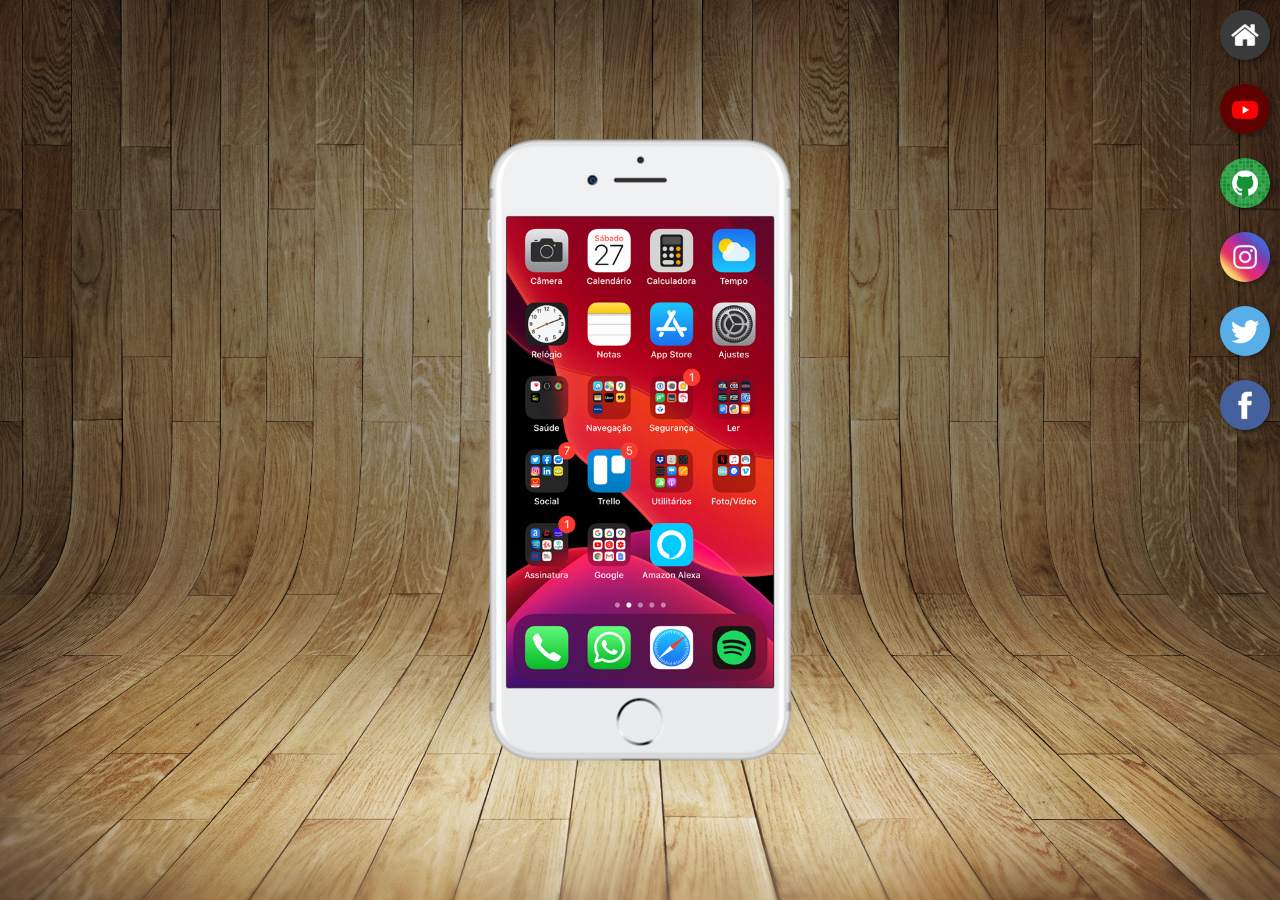
<file: index.html>
<!DOCTYPE html>
<html lang="pt-br">
<head>
    <meta charset="UTF-8">
    <meta name="viewport" content="width=device-width, initial-scale=1.0">
    <link rel="shortcut icon" href="favicon.ico" type="image/x-icon">
    <link rel="stylesheet" href="estilos/style.css">
    <title>Projeto Redes Sociais</title>
    
</head>
<body>
    <main>
        <section id="telefone">
            <iframe src="home.html" name="tela" id="tela" frameborder="0">
                Seu navegador não é compatível com isso.
            </iframe>
        </section>
        <section id="redes-sociais">
            <a href="home.html" target="tela"><img src="imagens/logo-home.jpg" alt="Home"></a><br>
            <a href="youtube.html" target="tela"><img src="imagens/logo-youtube.jpg" alt="YouTube"></a><br>
            <a href="github.html" target="tela"><img src="imagens/logo-github.jpg" alt="GitHub"></a><br>
            <a href="instagram.html" target="tela"><img src="imagens/logo-instagram.jpg" alt="Instagram"></a><br>
            <a href="twitter.html" target="tela"><img src="imagens/logo-twitter.jpg" alt="Tweeter"></a><br>
            <a href="facebook.html" target="tela"><img src="imagens/logo-facebook.jpg" alt="Facebook"></a>
        </section>
    </main>
</body>
</html>
</file>
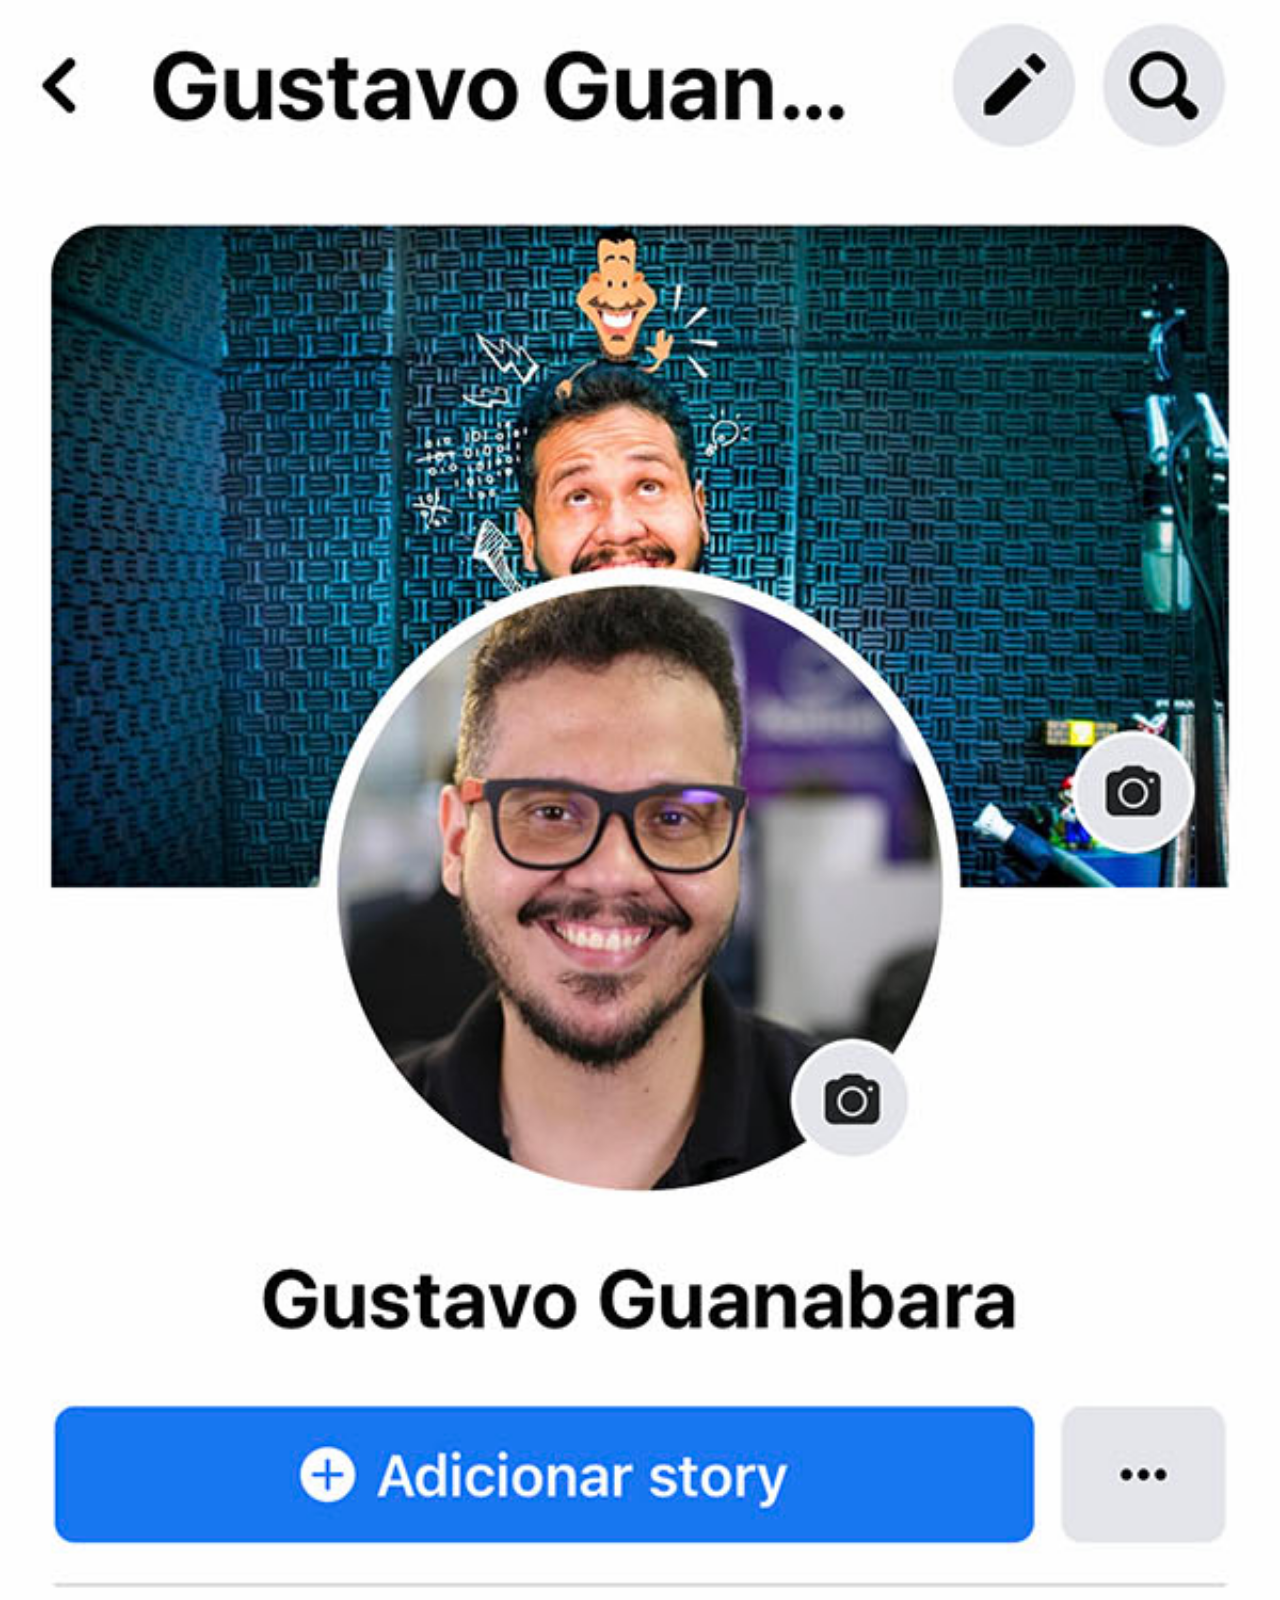
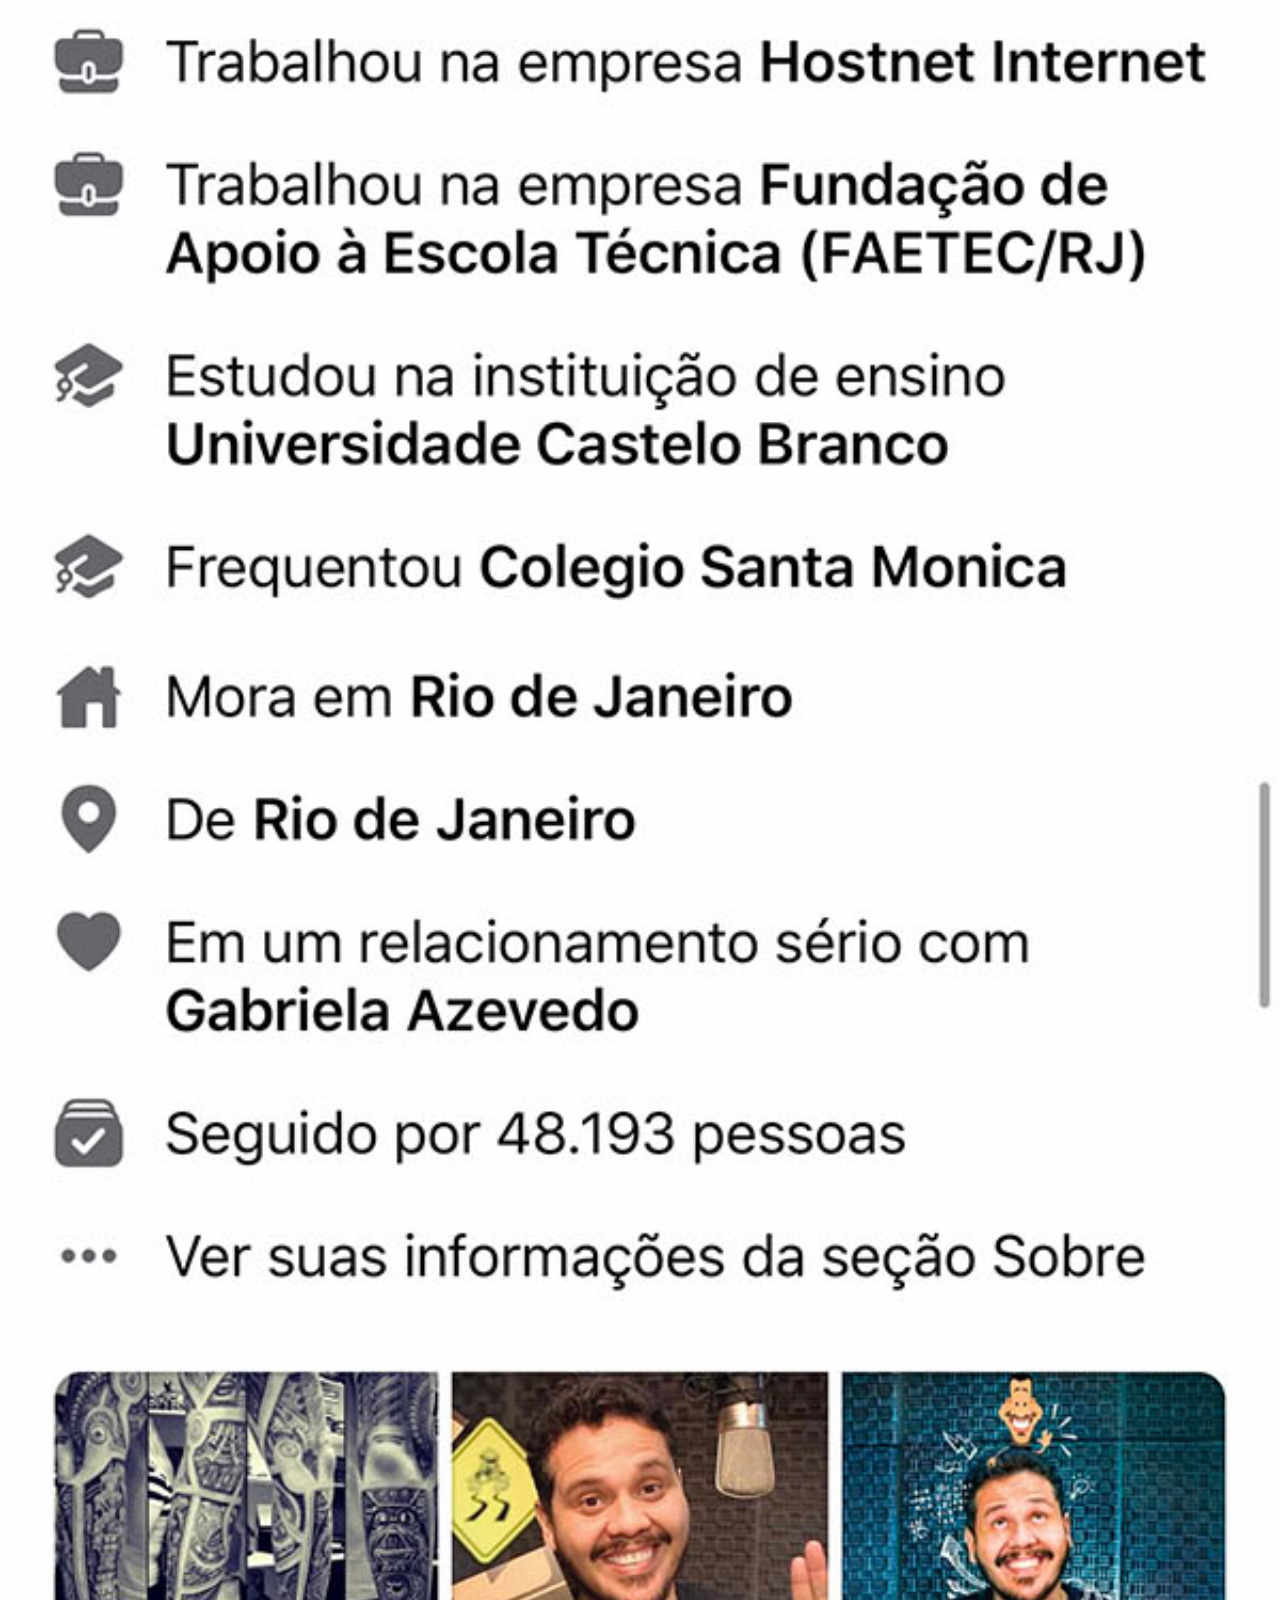
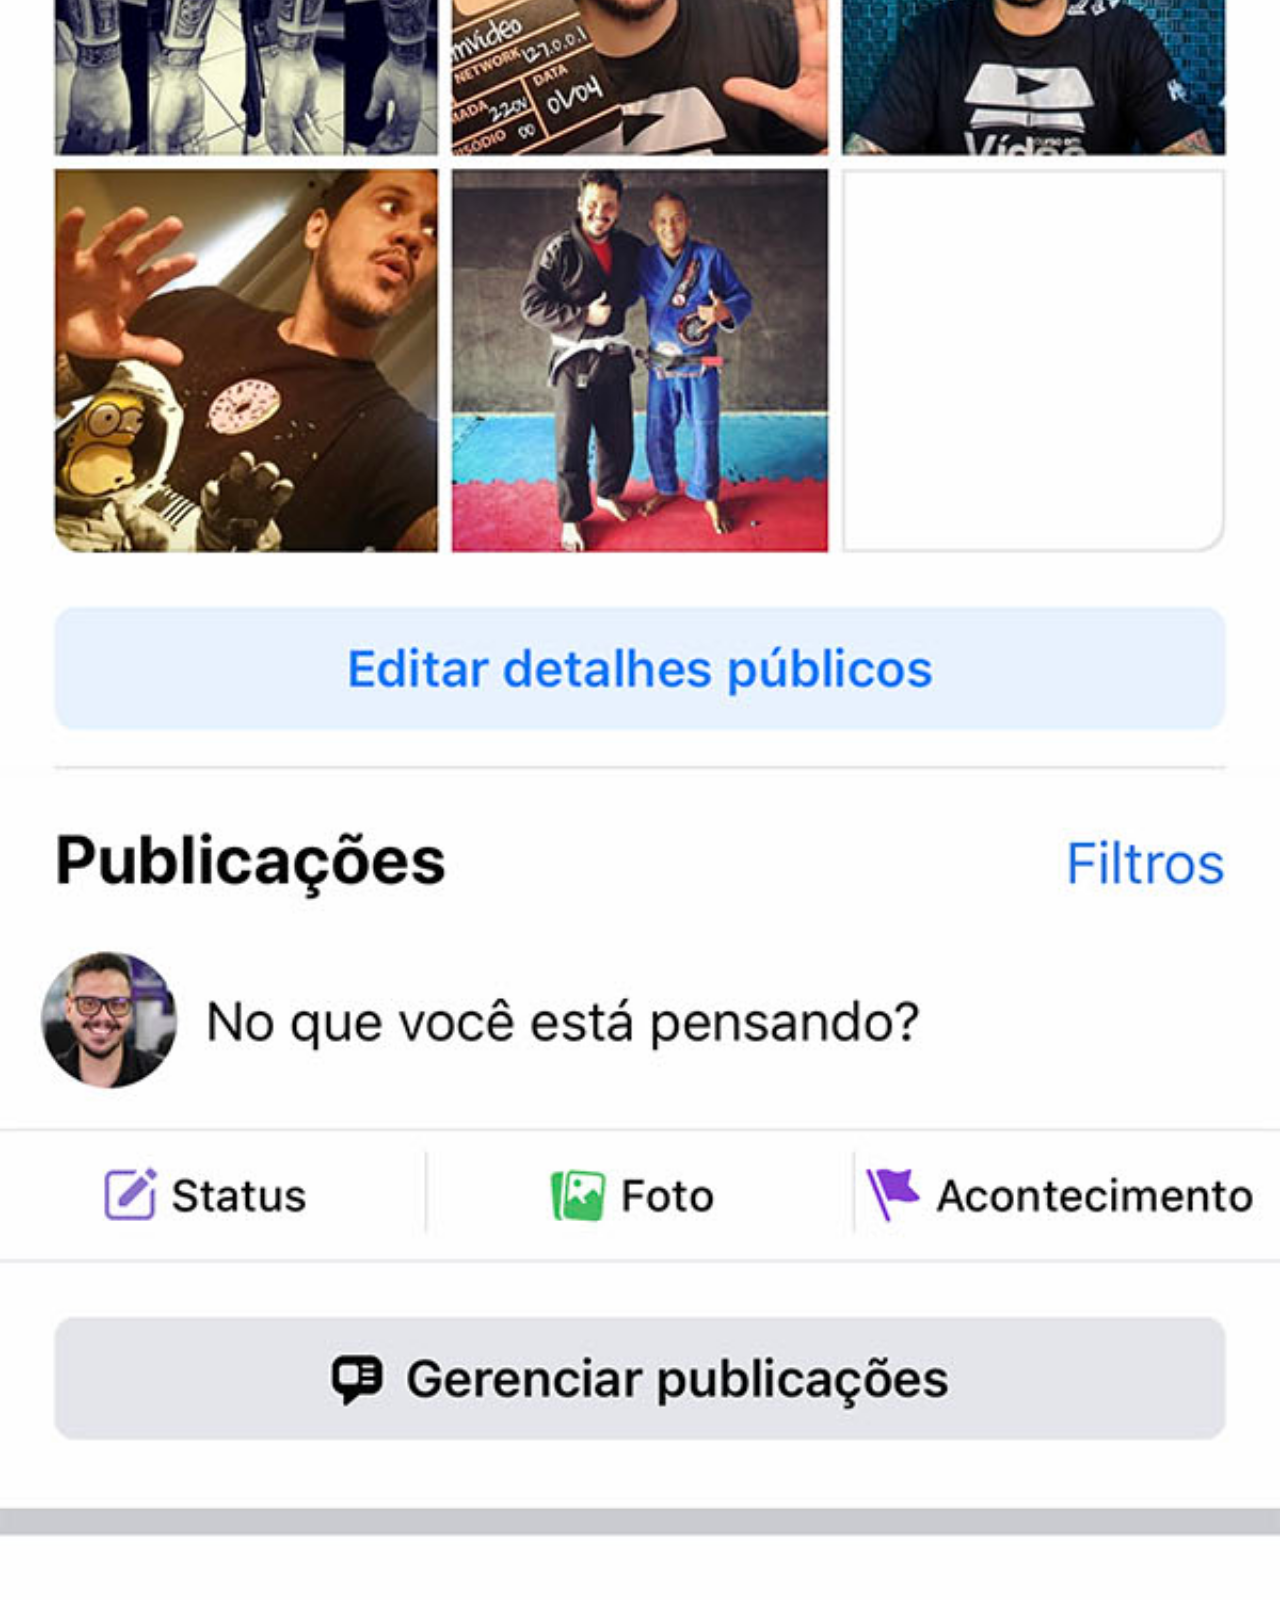
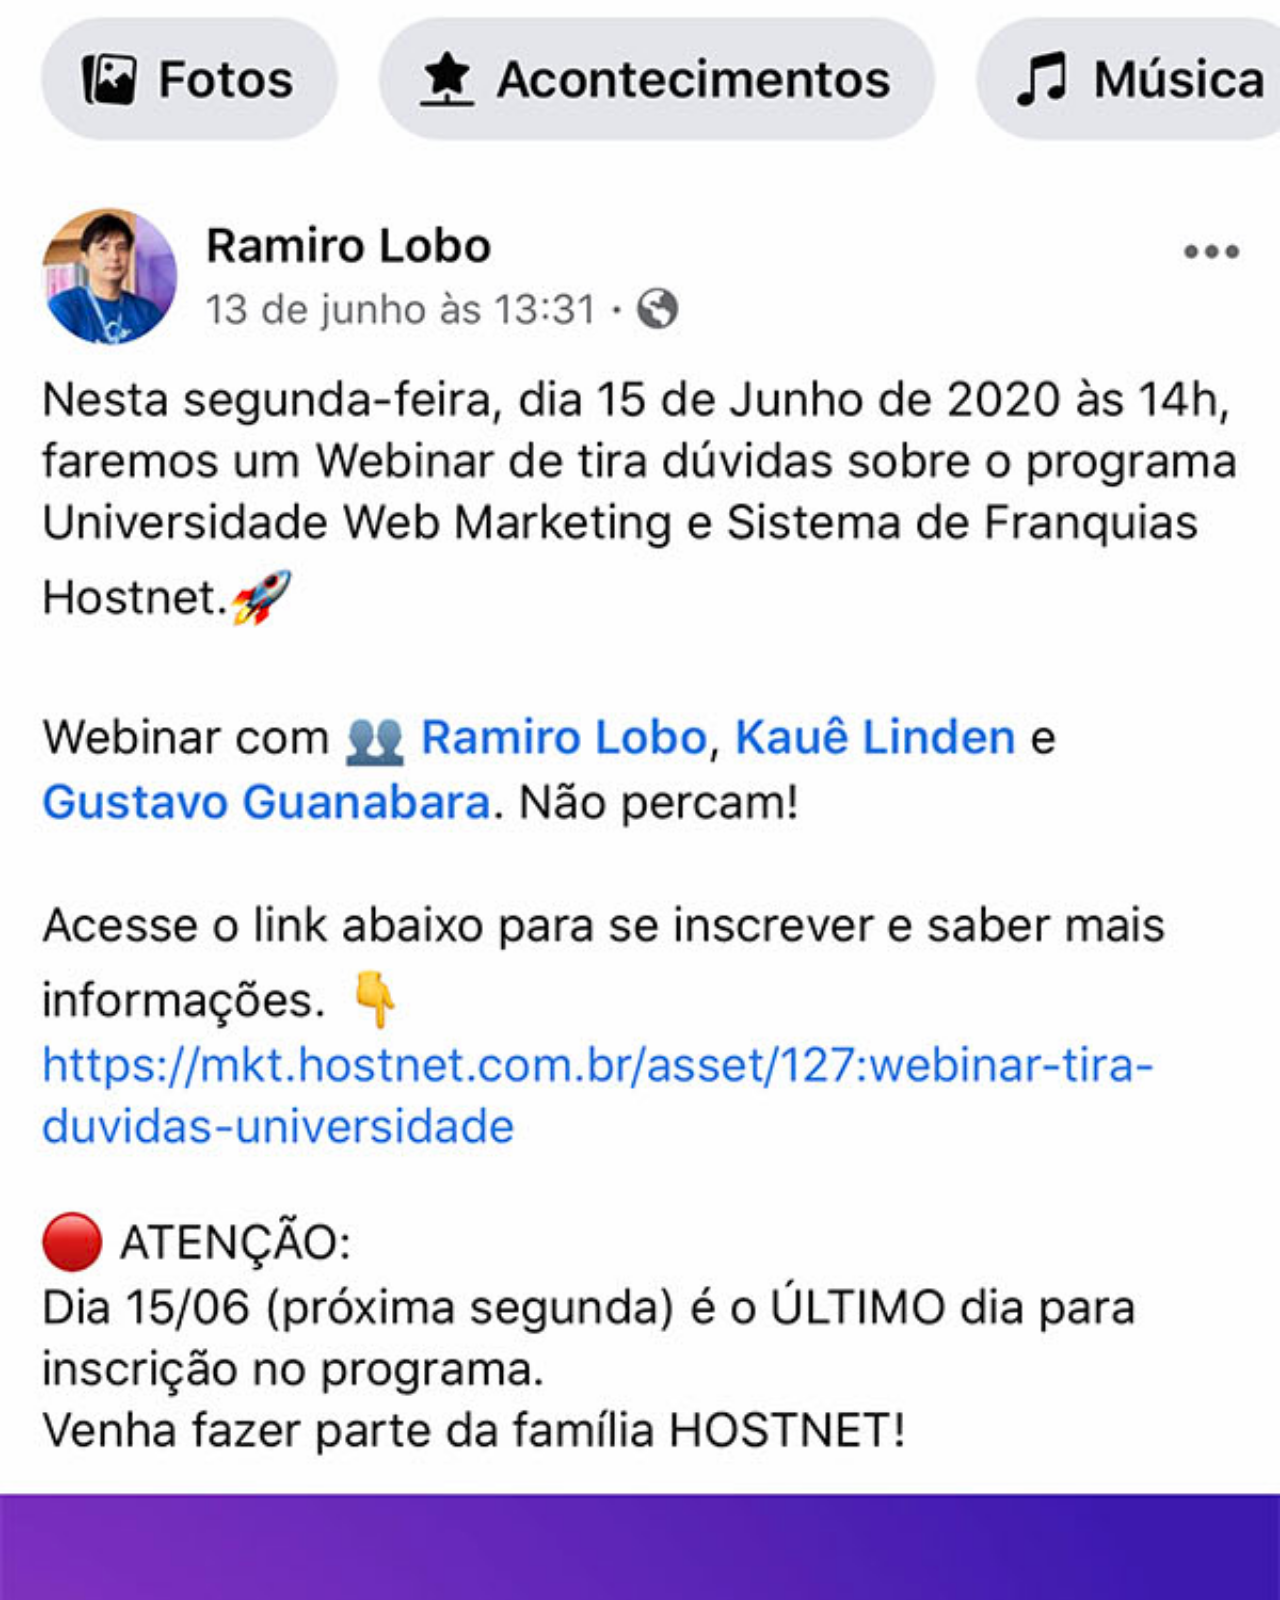
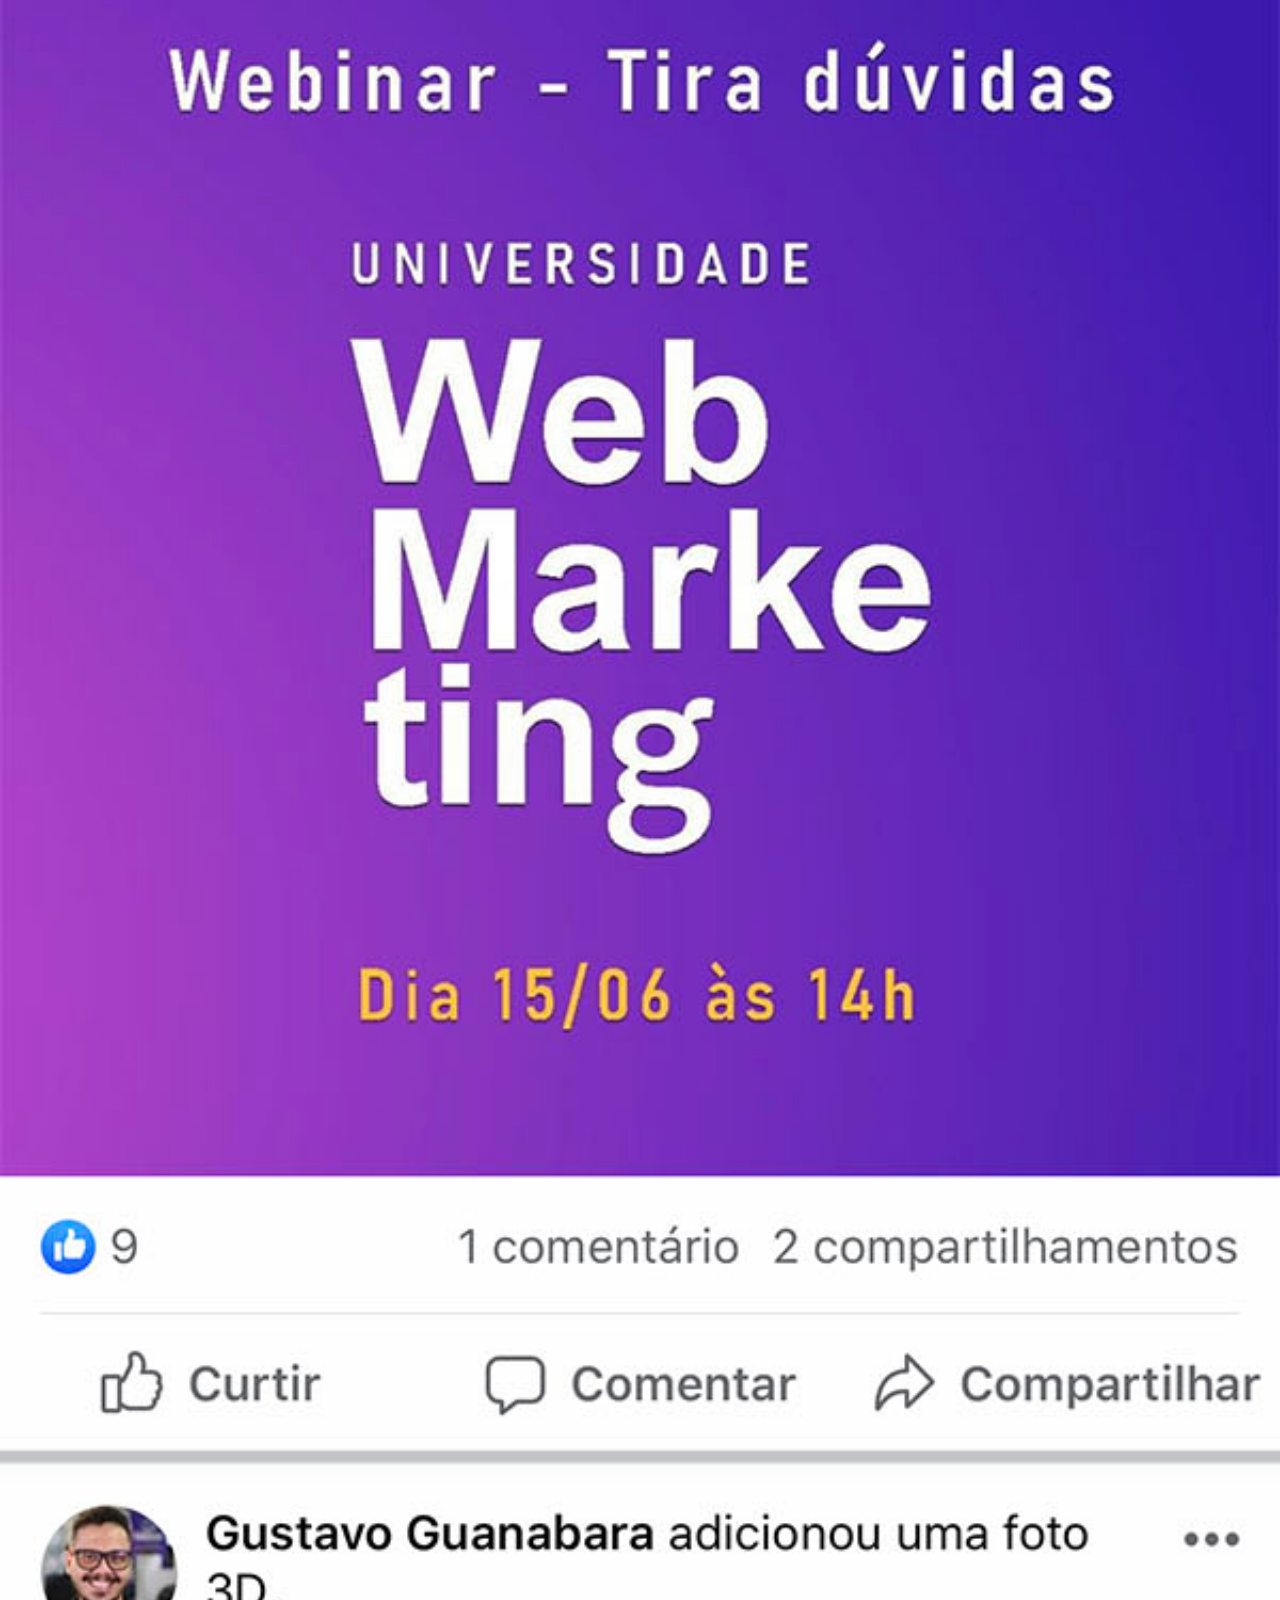
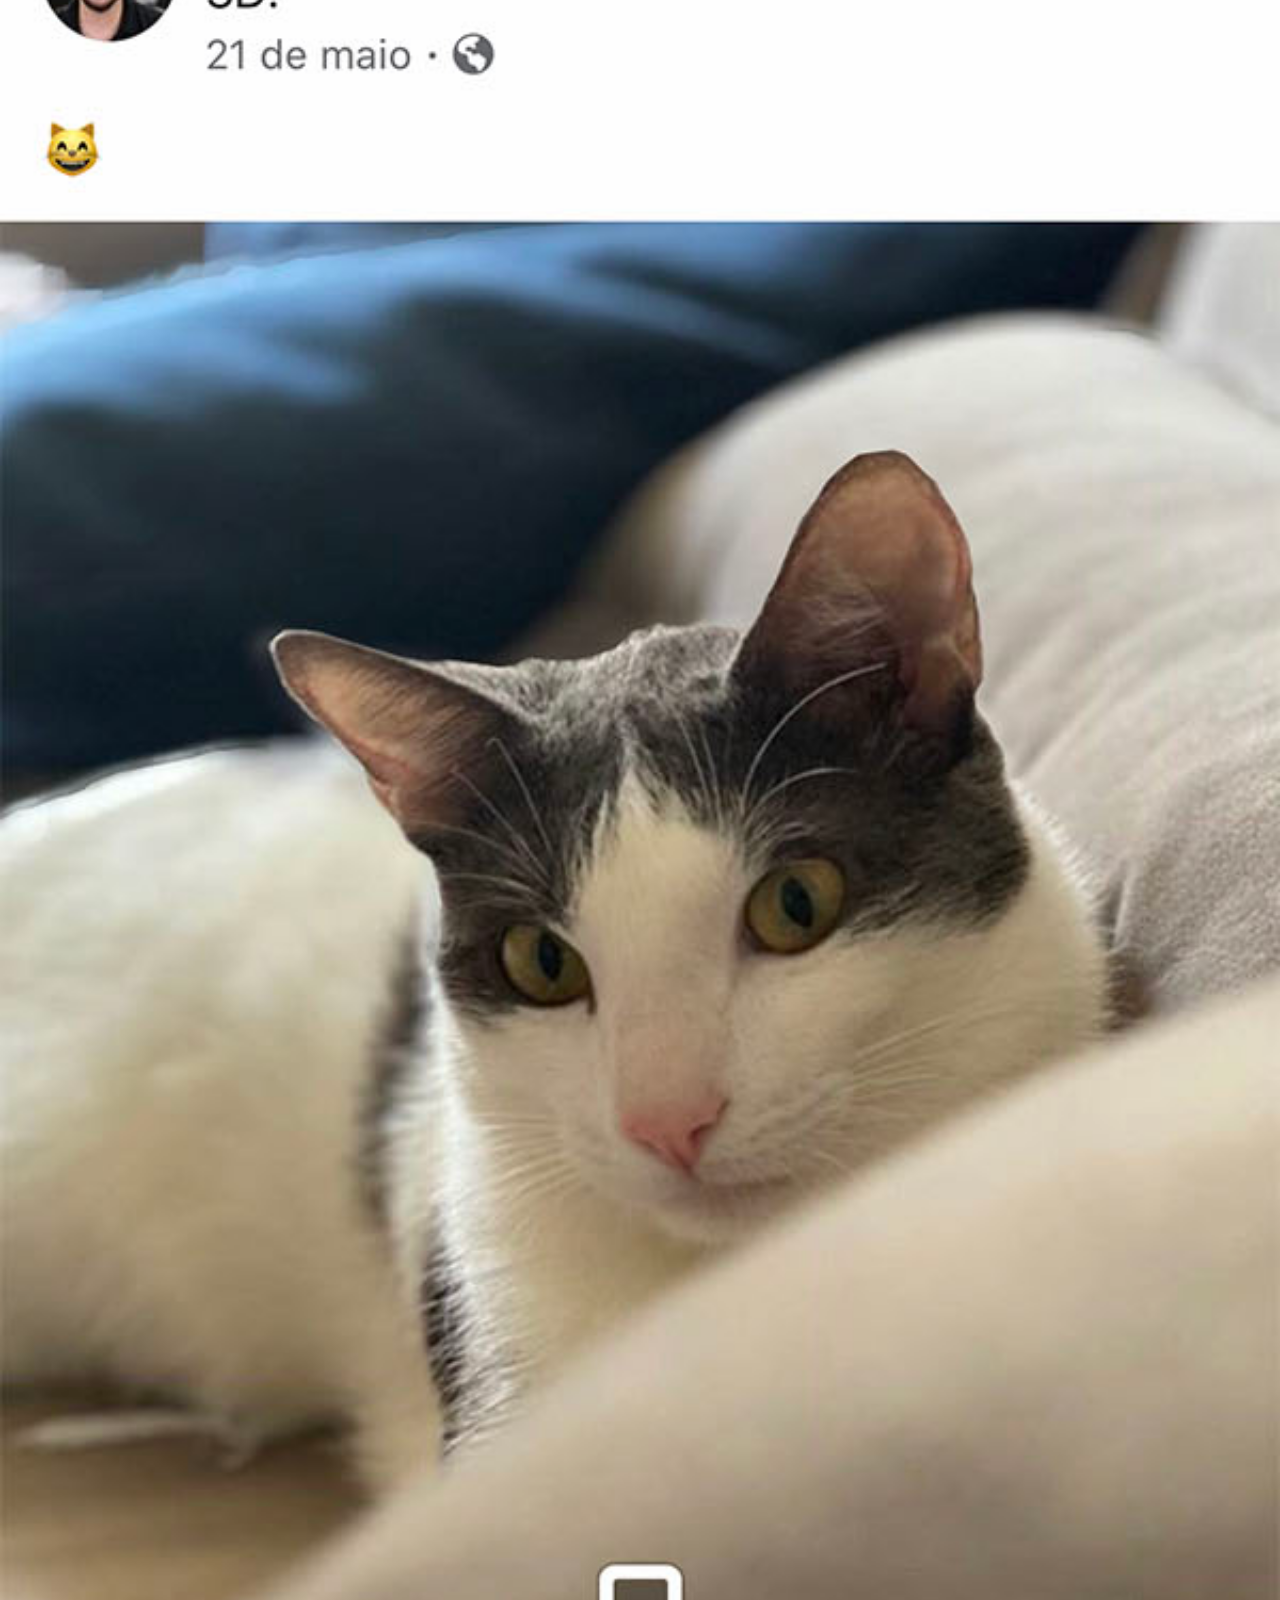
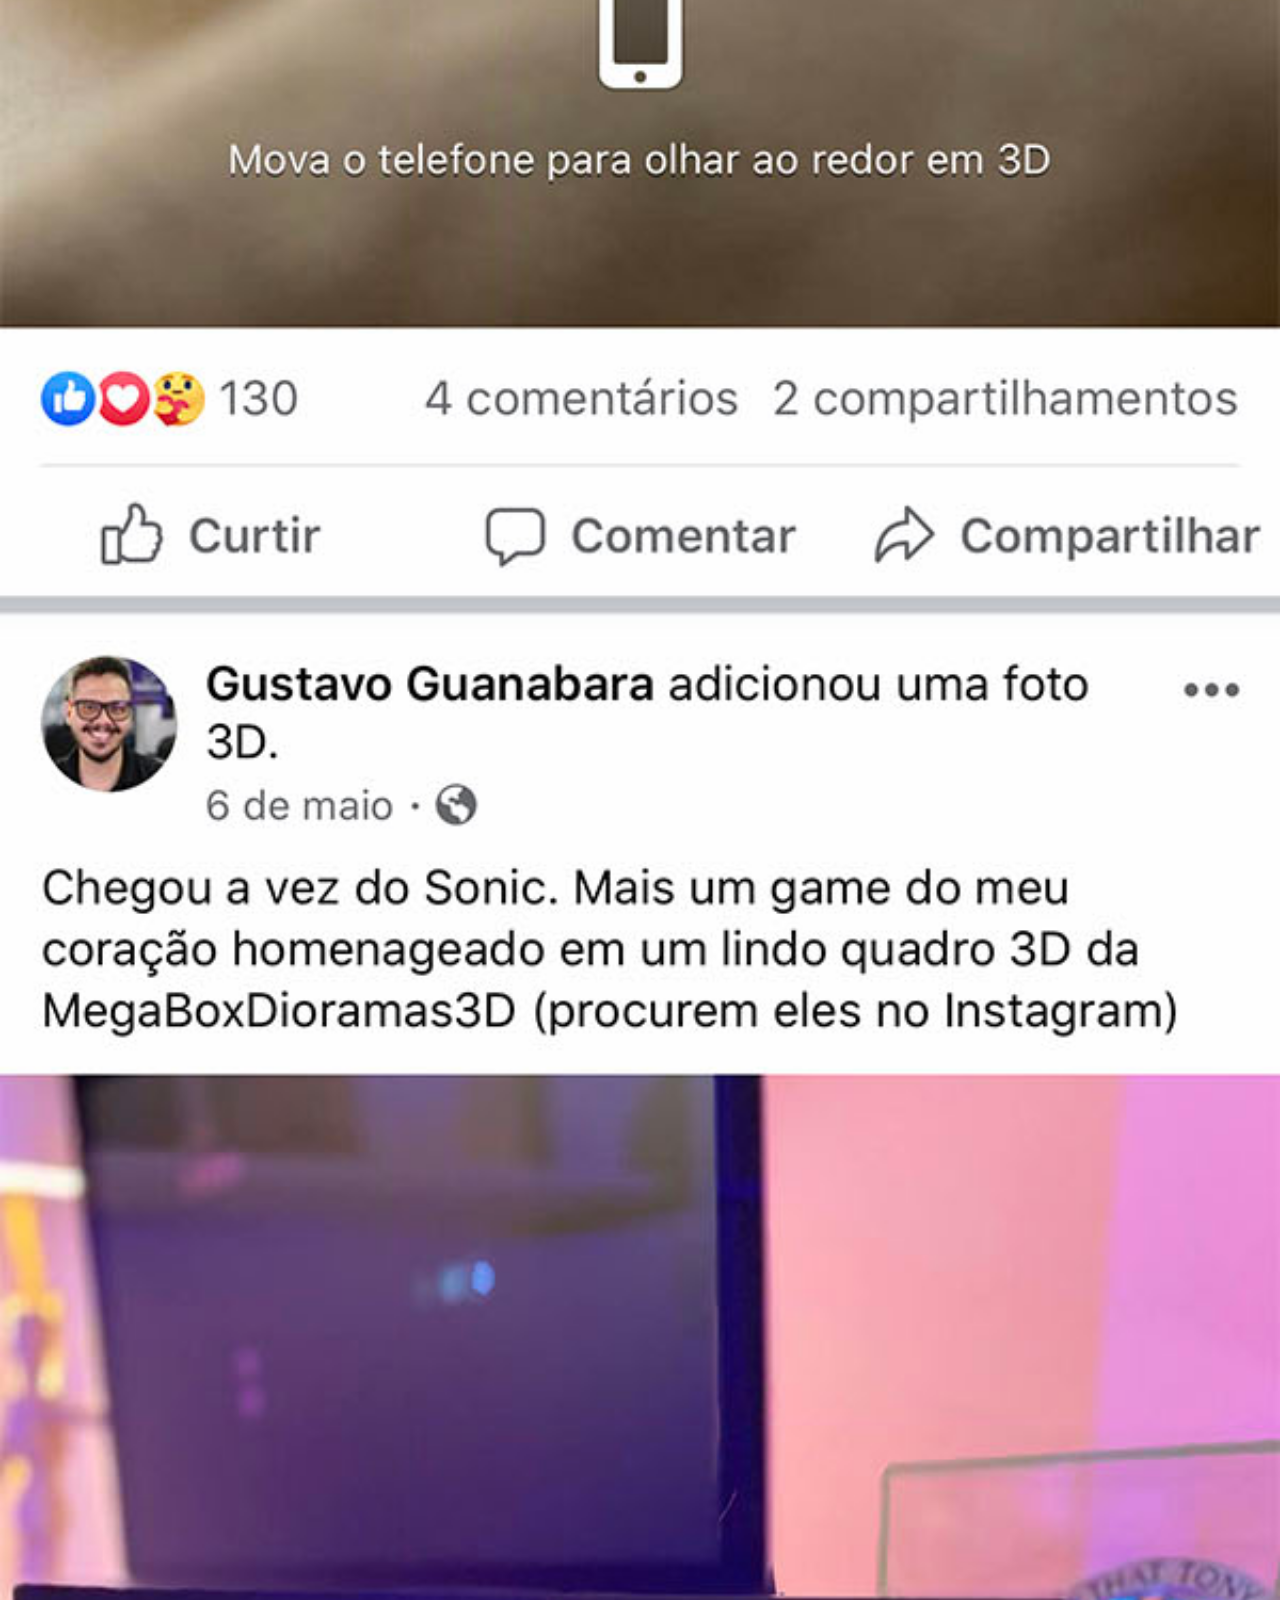
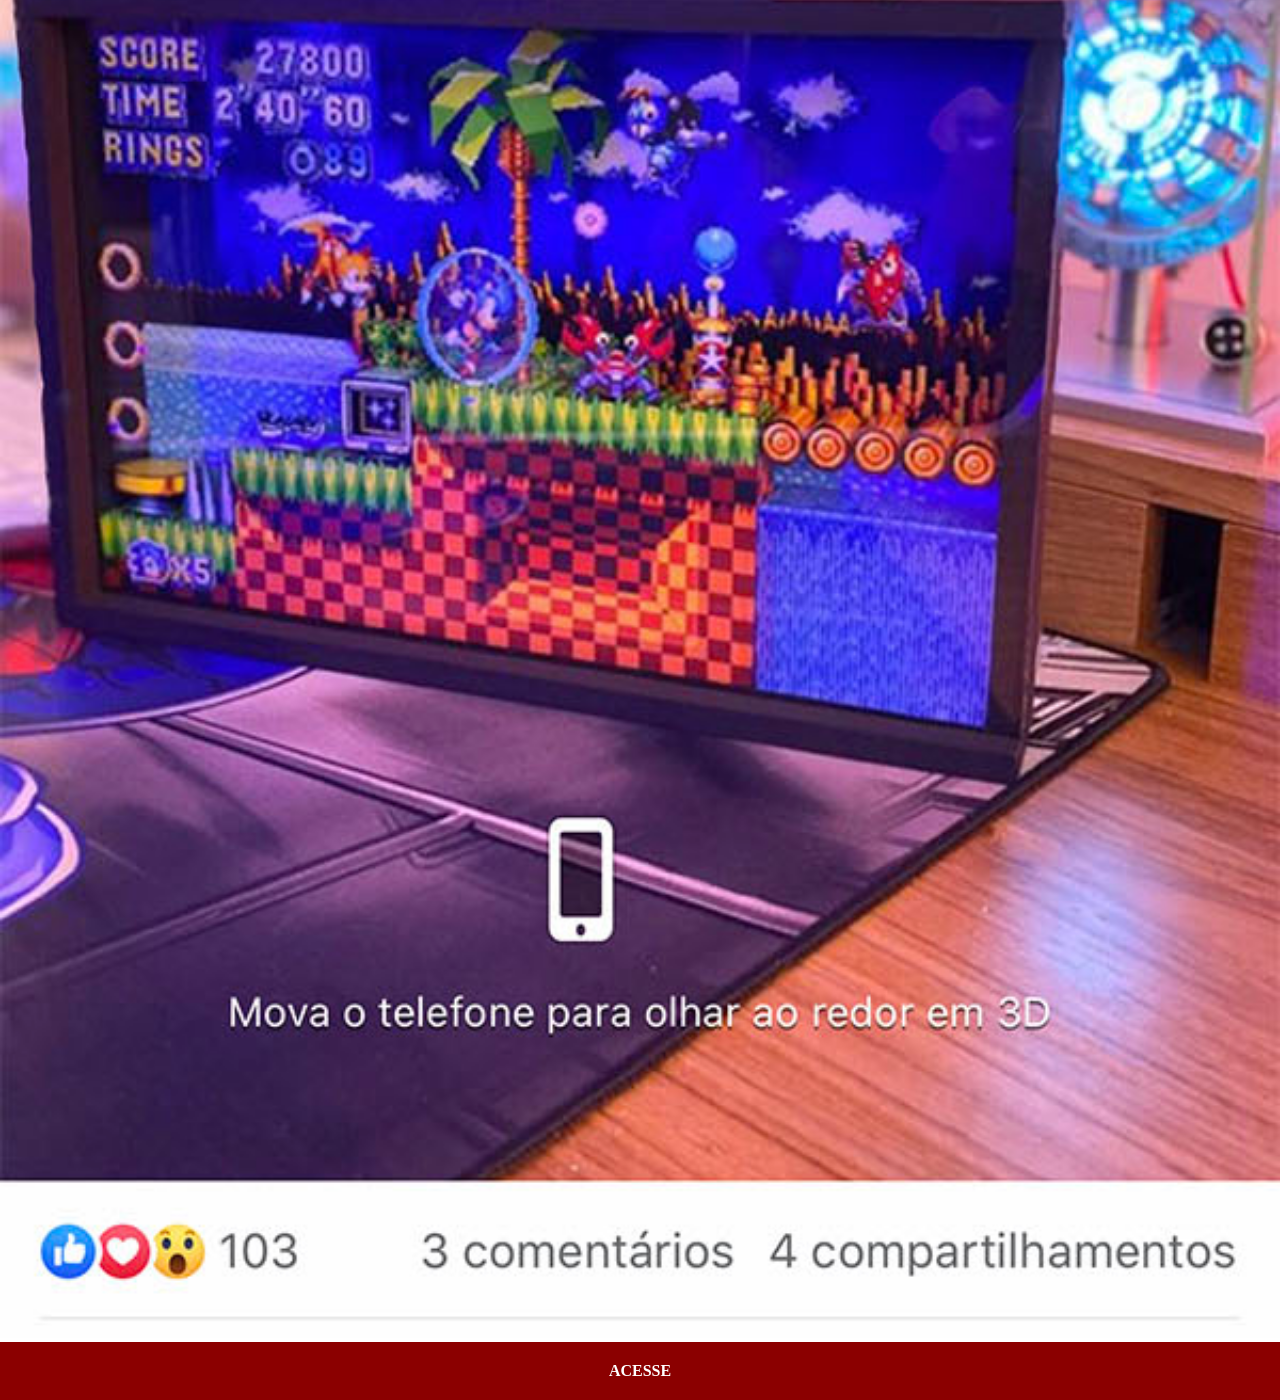
<file: facebook.html>
<!DOCTYPE html>
<html lang="pt-br">
<head>
    <meta charset="UTF-8">
    <meta name="viewport" content="width=device-width, initial-scale=1.0">
    <title>Facebook</title>
    <link rel="stylesheet" href="estilos/social.css">
    <style>
        * {
            margin: 0px;
            padding: 0px;
        }
    </style>
</head>
<body>
    <img src="imagens/tela-facebook.jpg" alt="Facebook">
    <a href="https://www.facebook.com/gustavoguanabara" target="_blank">ACESSE</a>
</body>
</html>
</file>
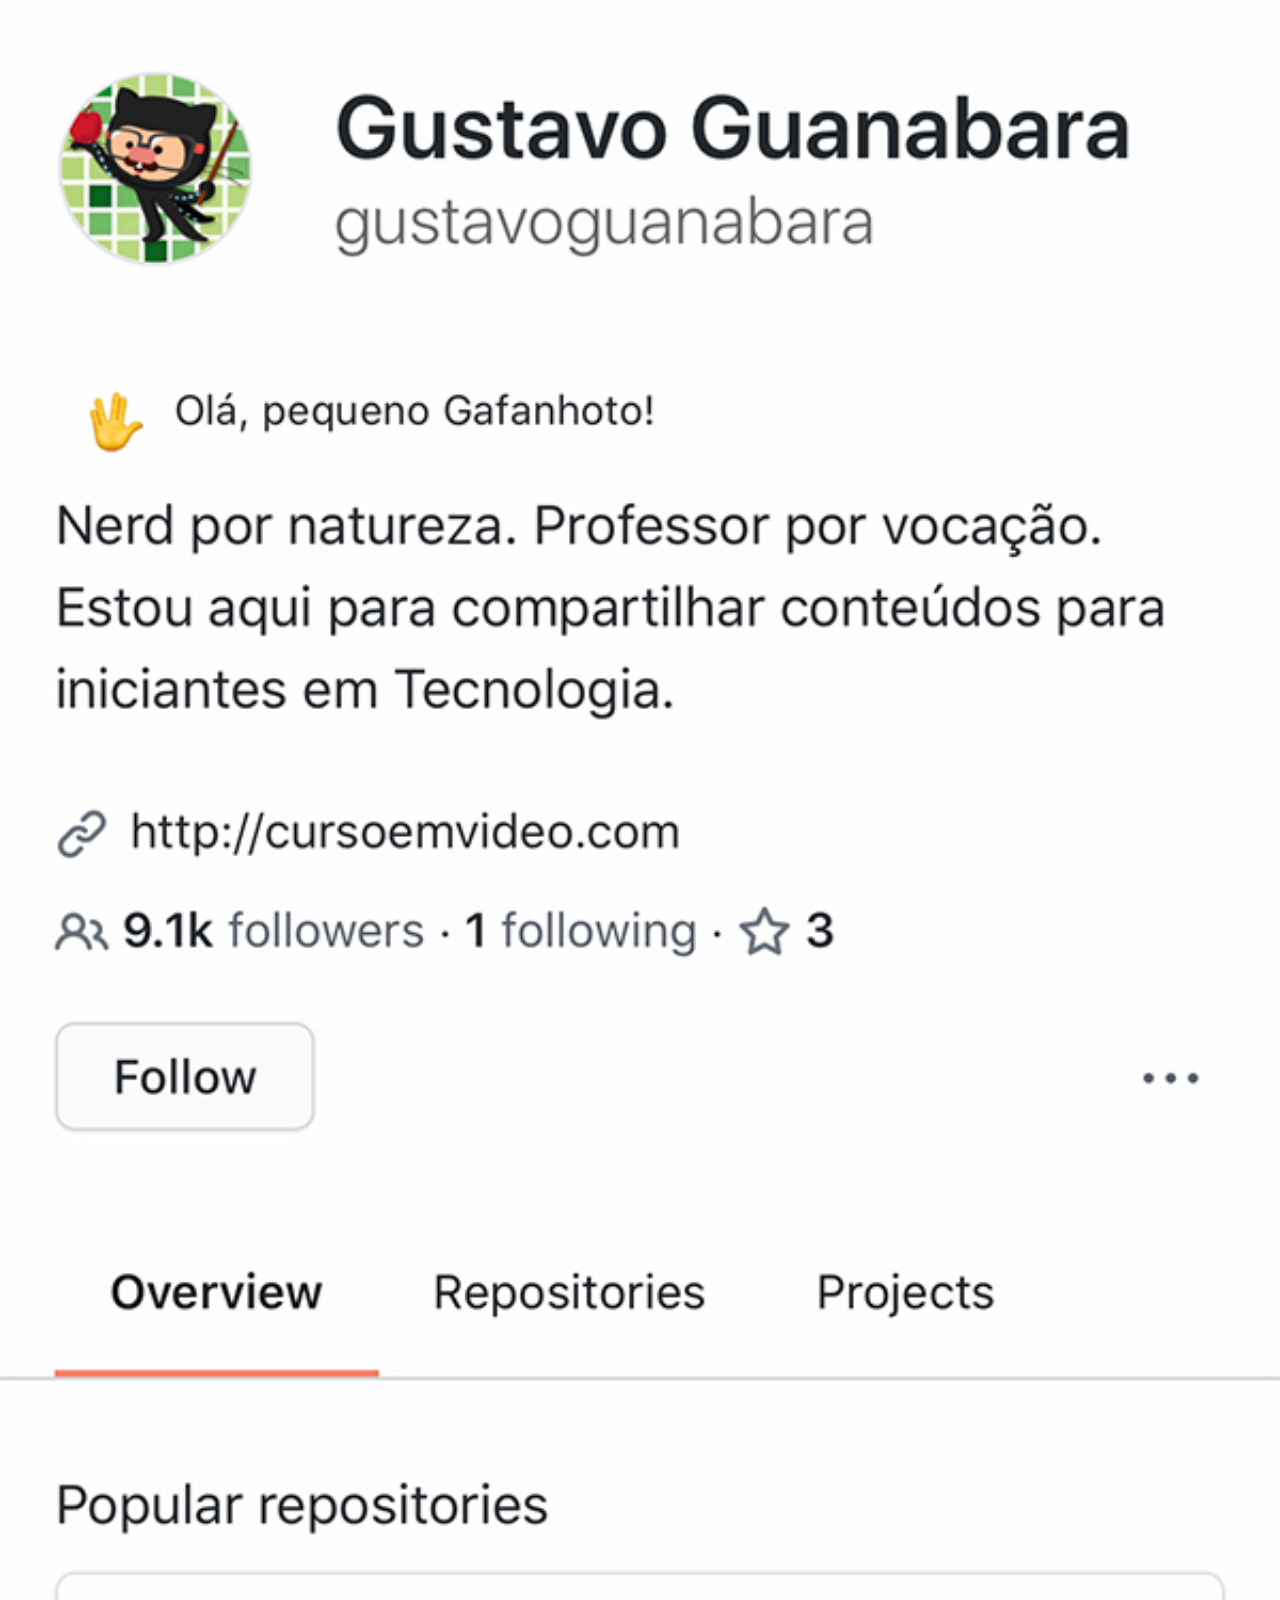
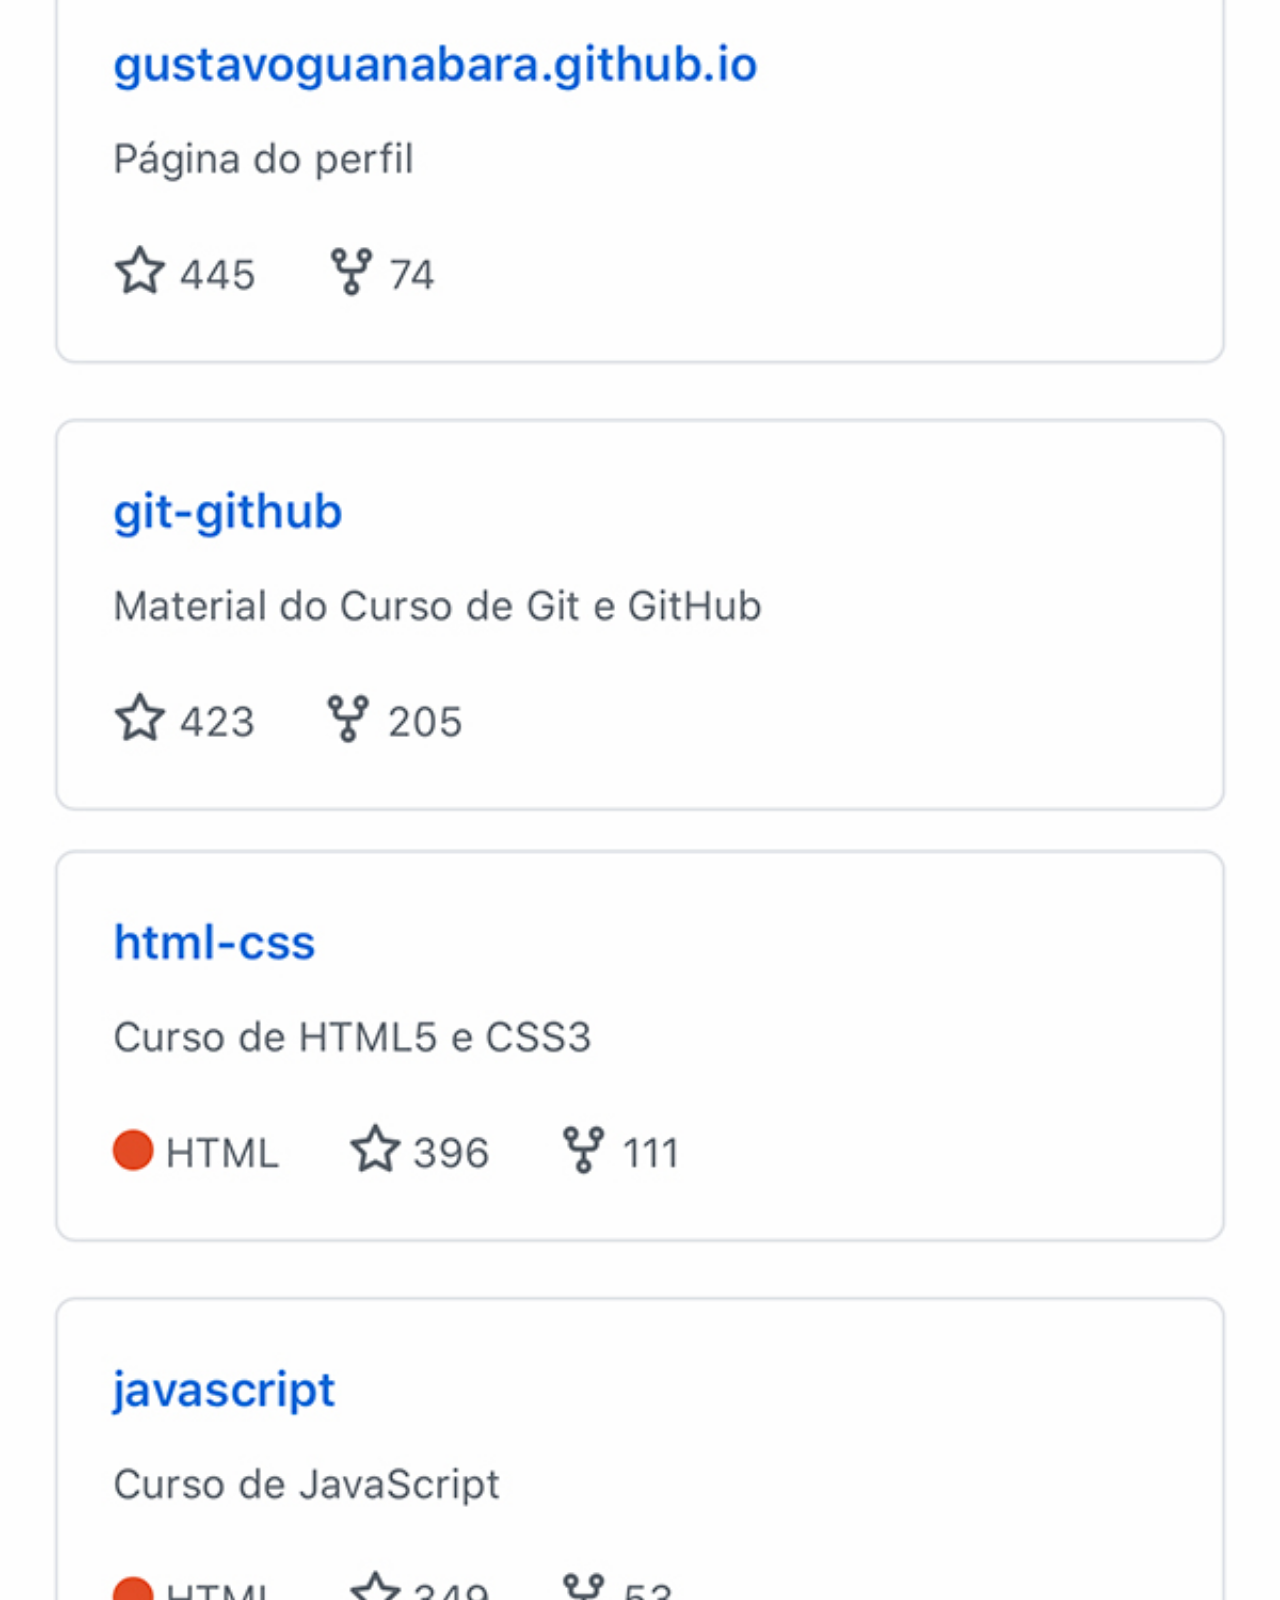
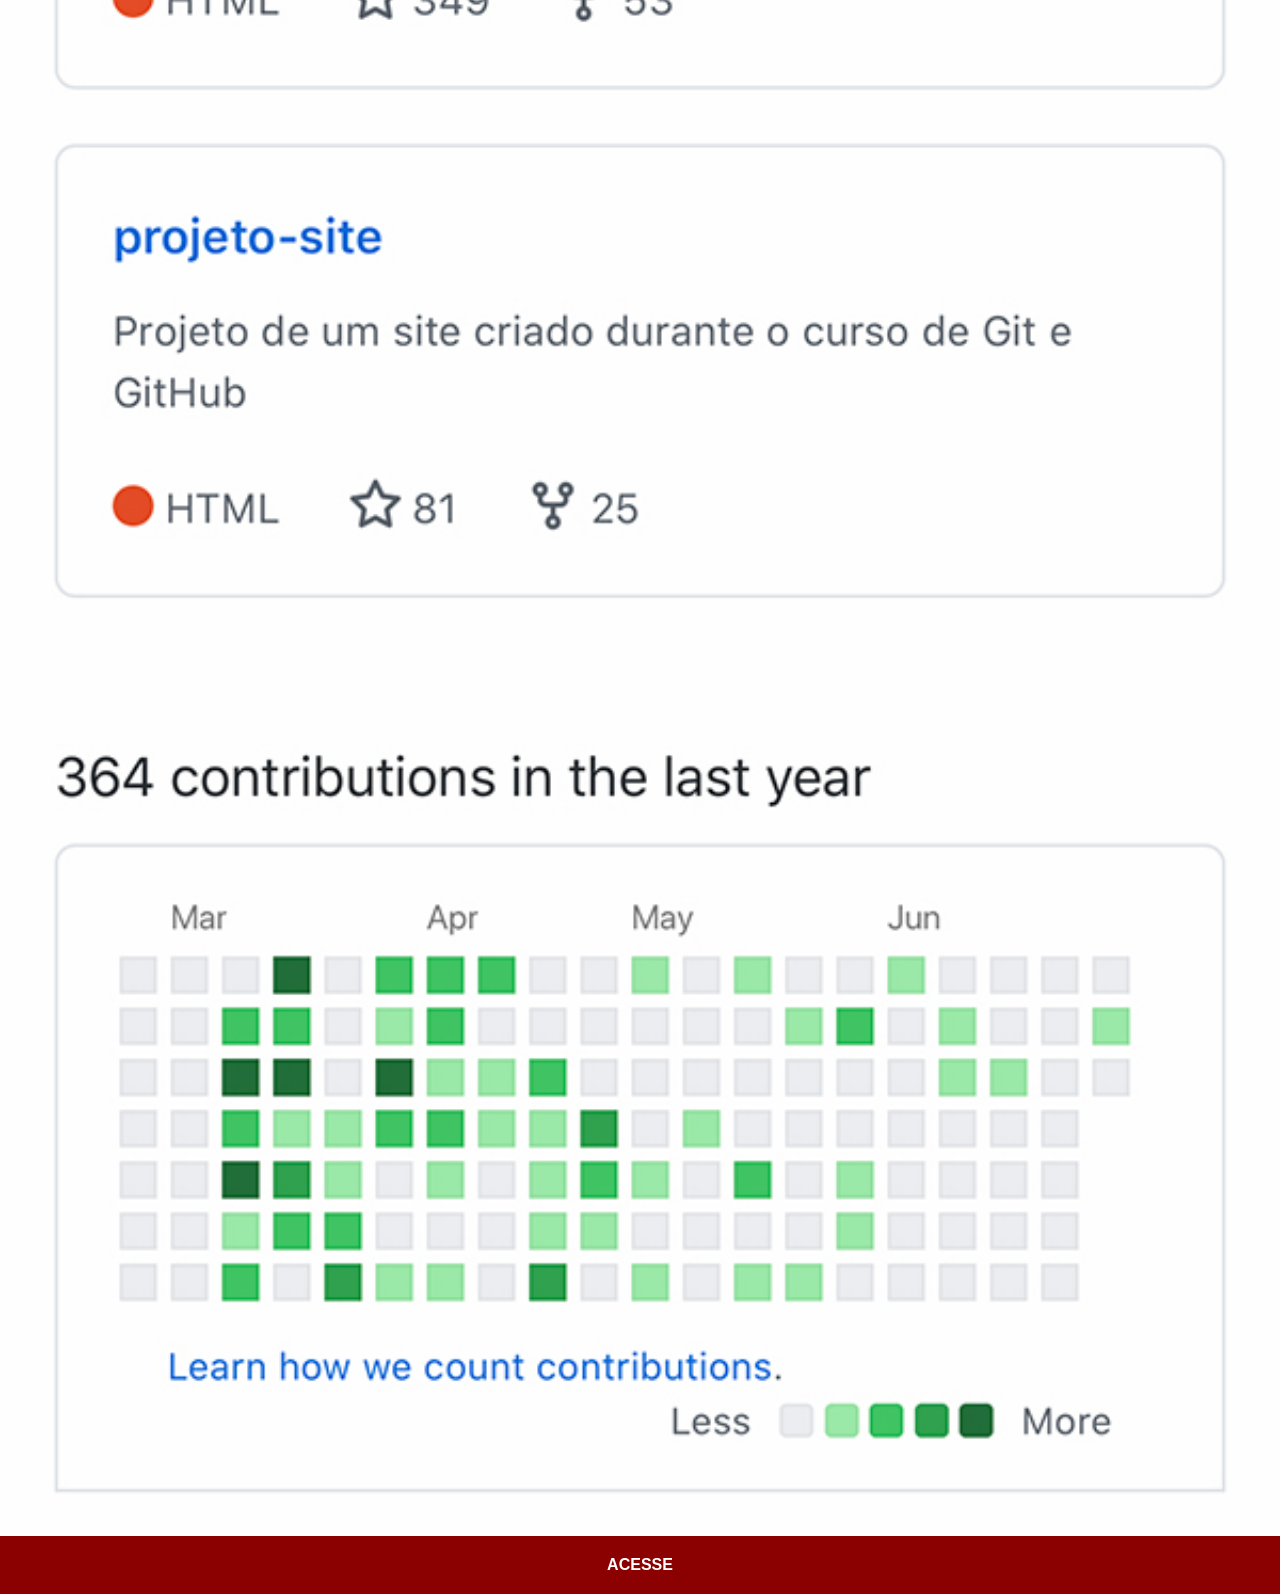
<file: github.html>
<!DOCTYPE html>
<html lang="pt-br">
<head>
    <meta charset="UTF-8">
    <meta name="viewport" content="width=device-width, initial-scale=1.0">
    <title>GitHub</title>
    <link rel="stylesheet" href="estilos/social.css">
    <style>
        * {
            margin: 0px;
            padding: 0px;
            font-family: Arial, Helvetica, sans-serif;
        }
    </style>
</head>
<body>
    <img src="imagens/tela-github.jpg" alt="GitHub">
    <a href="https://github.com/gustavoguanabara" target="_blank">ACESSE</a>
</body>
</html>
</file>
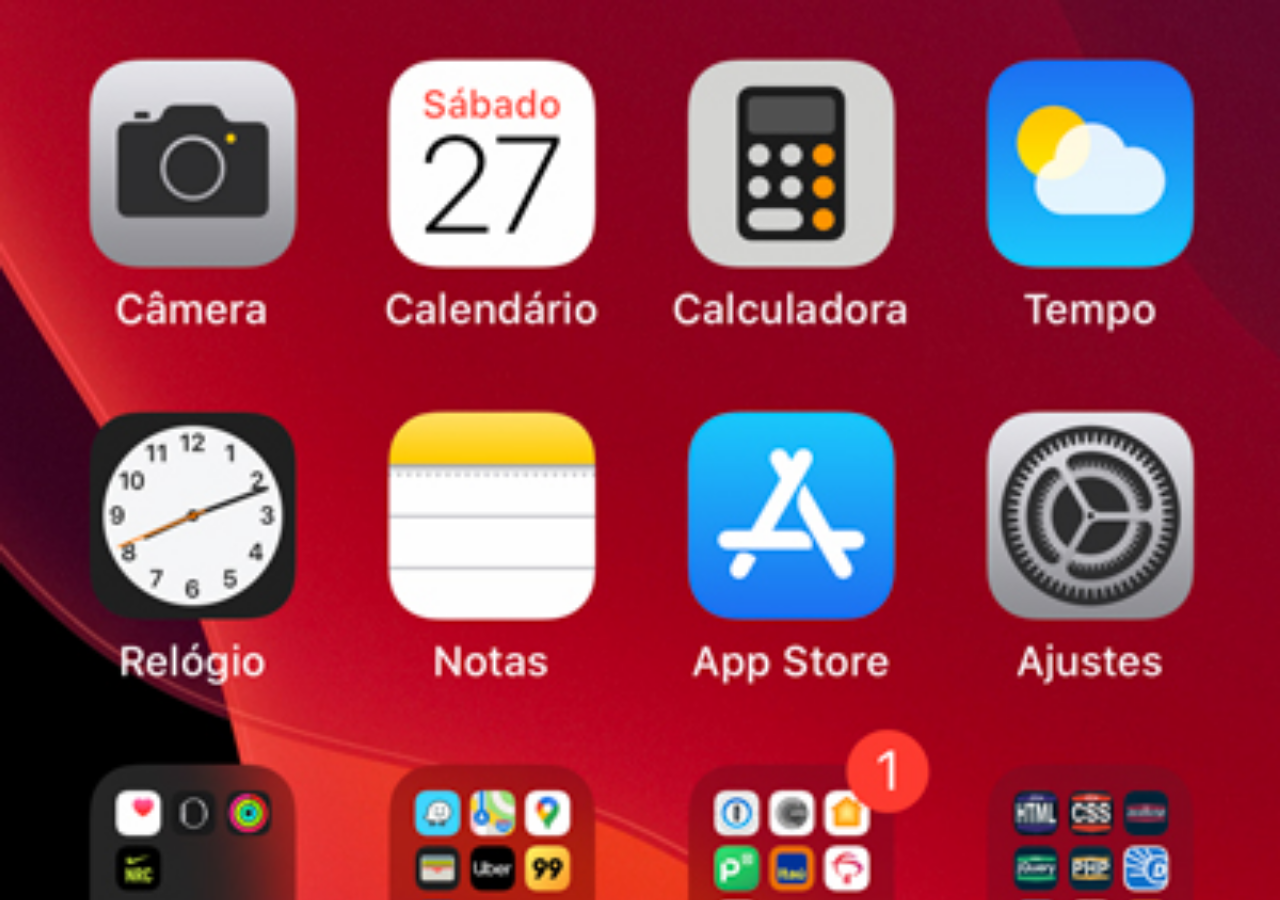
<file: home.html>
<!DOCTYPE html>
<html lang="pt-br">
<head>
    <meta charset="UTF-8">
    <meta name="viewport" content="width=device-width, initial-scale=1.0">
    <title>Home</title>
</head>
<style>
    * {
        margin: 0px;
        padding: 0px;
    }

    body {
        width: 100vw;
        height: 100vh;
        background: black url('imagens/tela-home.jpg') no-repeat top center;
        background-size: cover;
    }
</style>
<body>
    
</body>
</html>
</file>
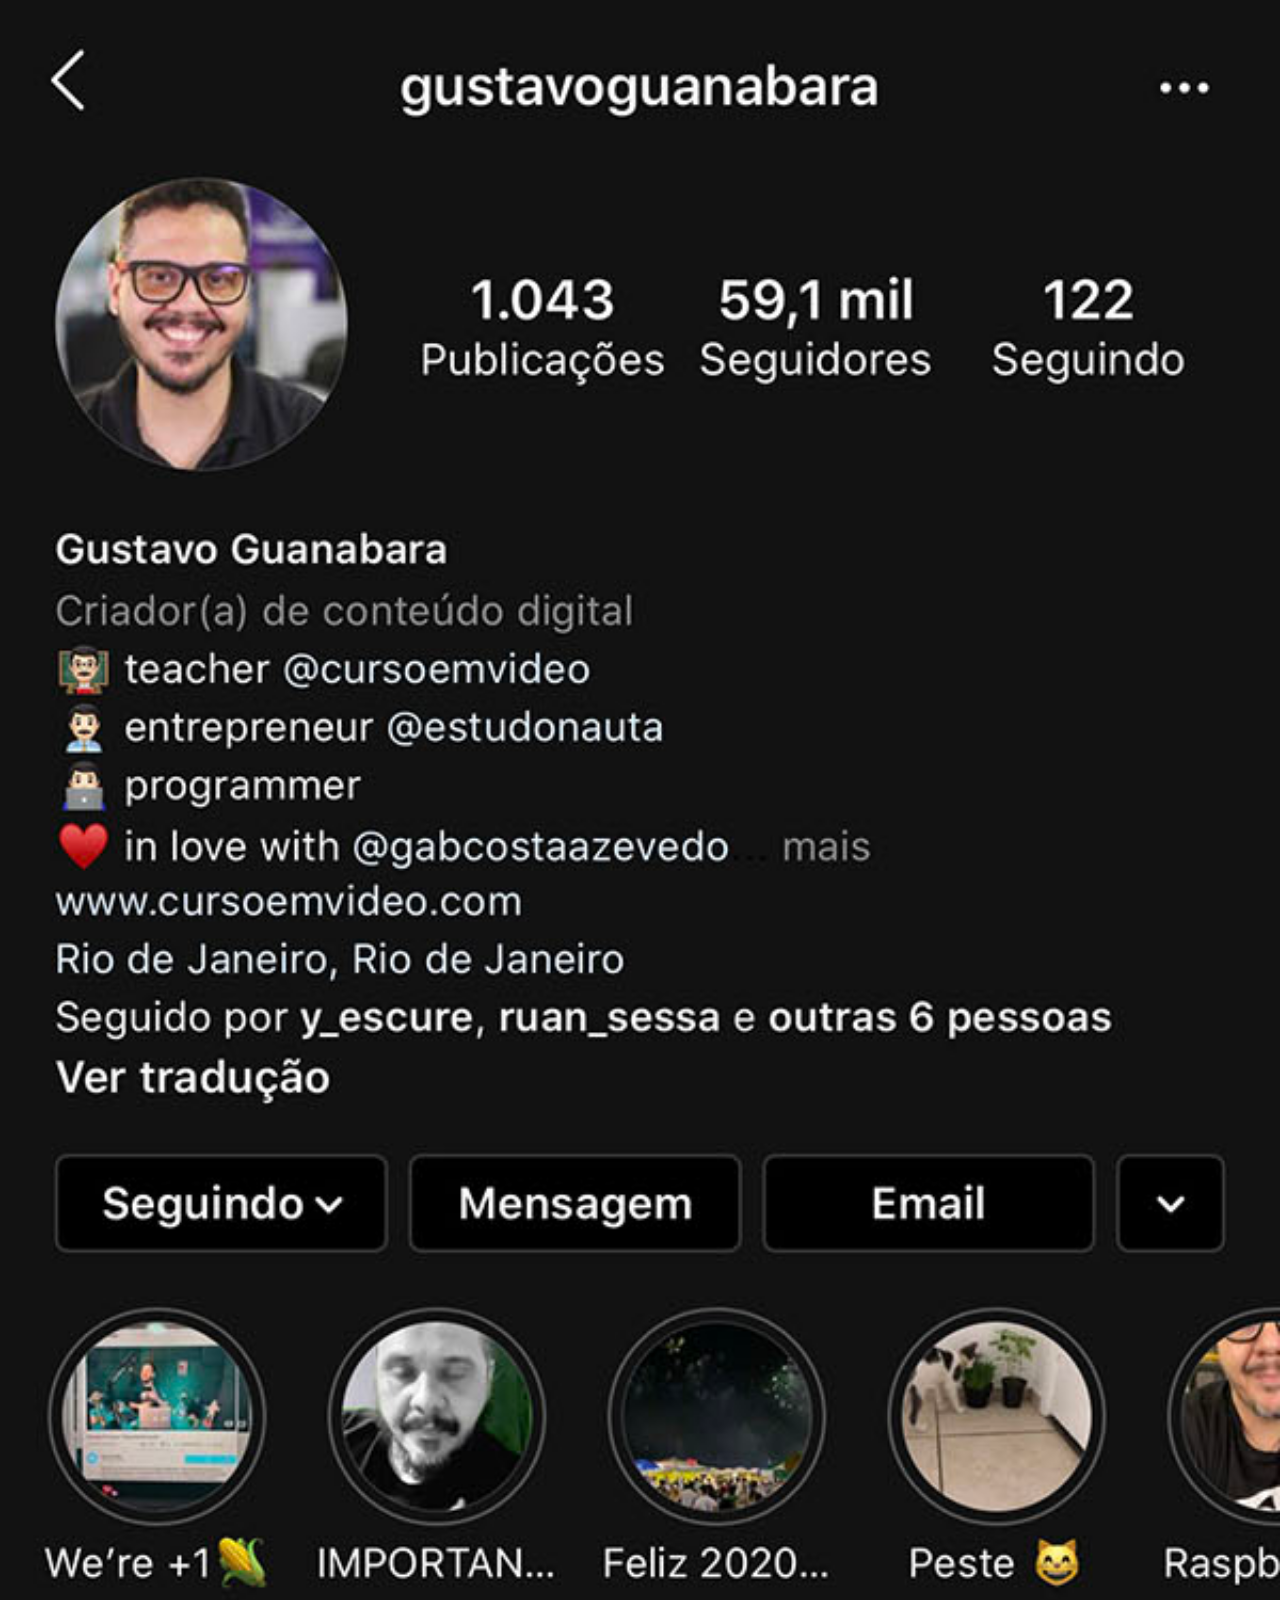
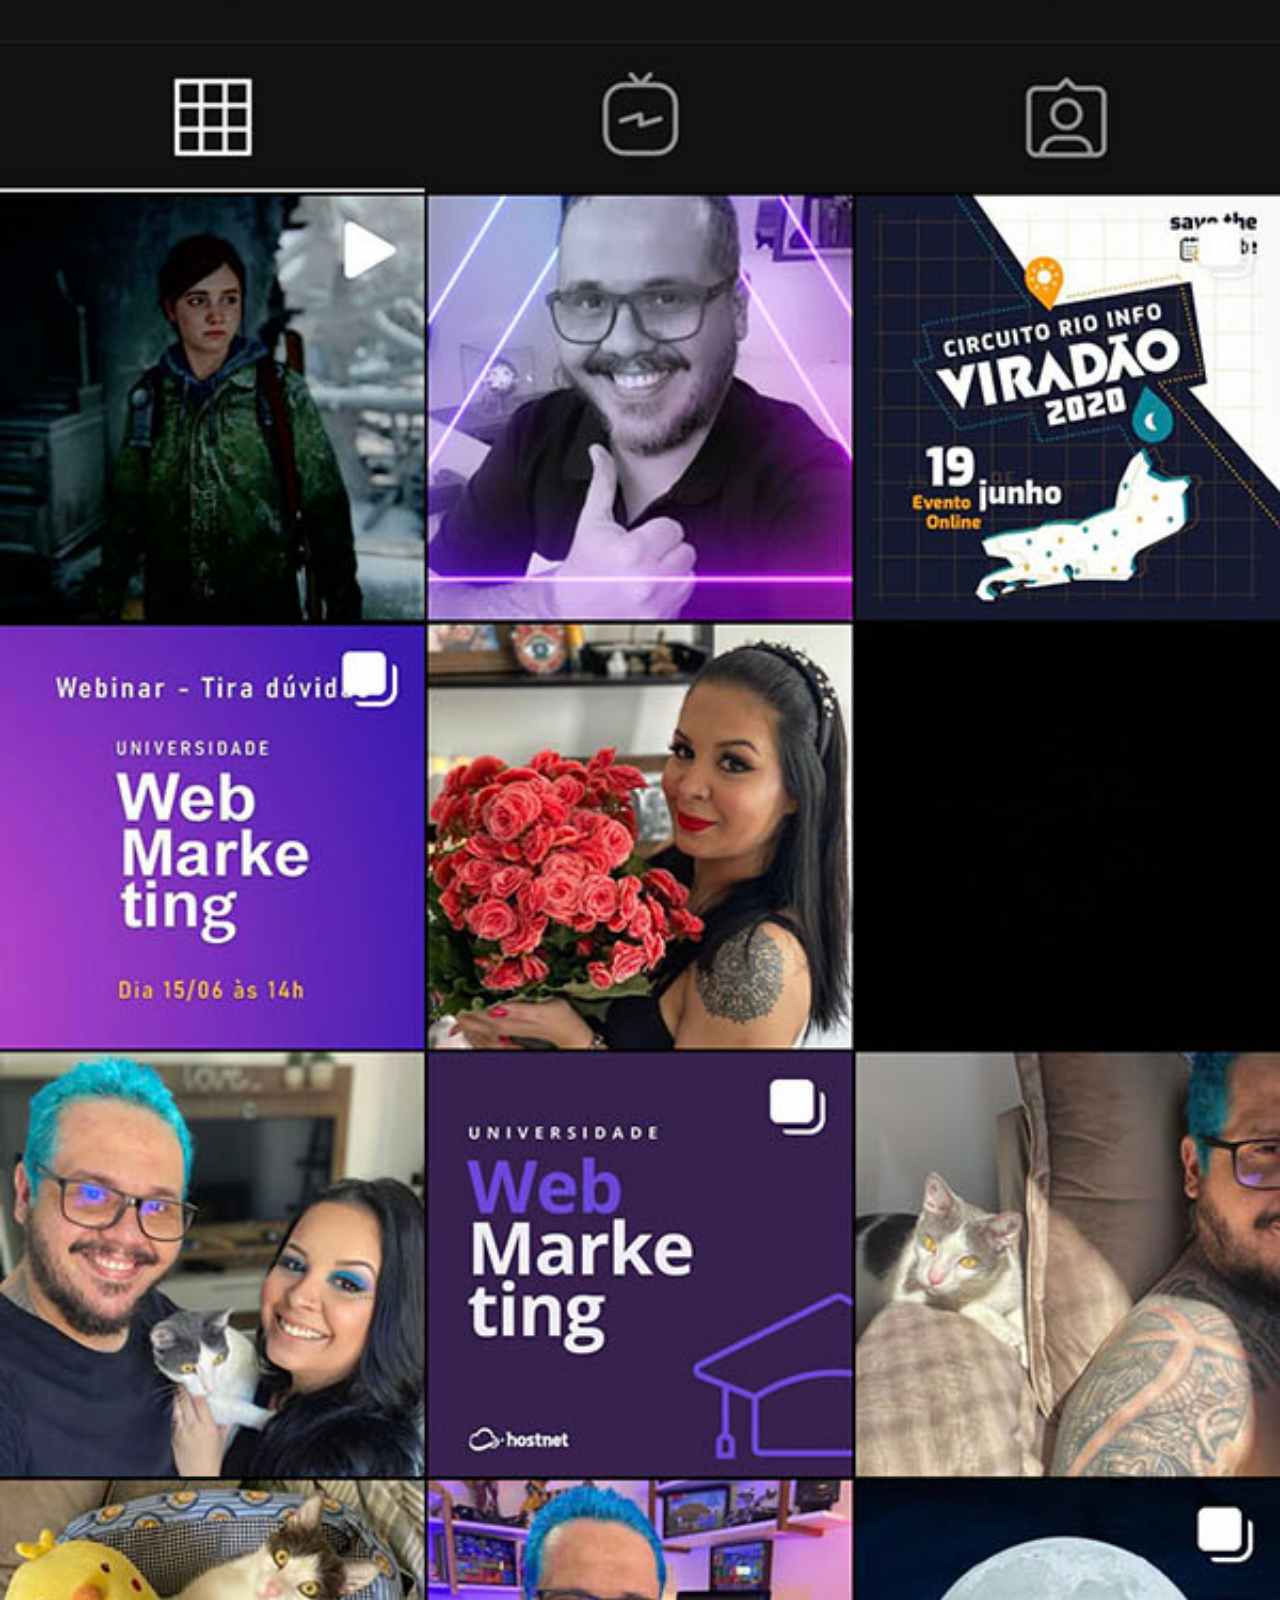
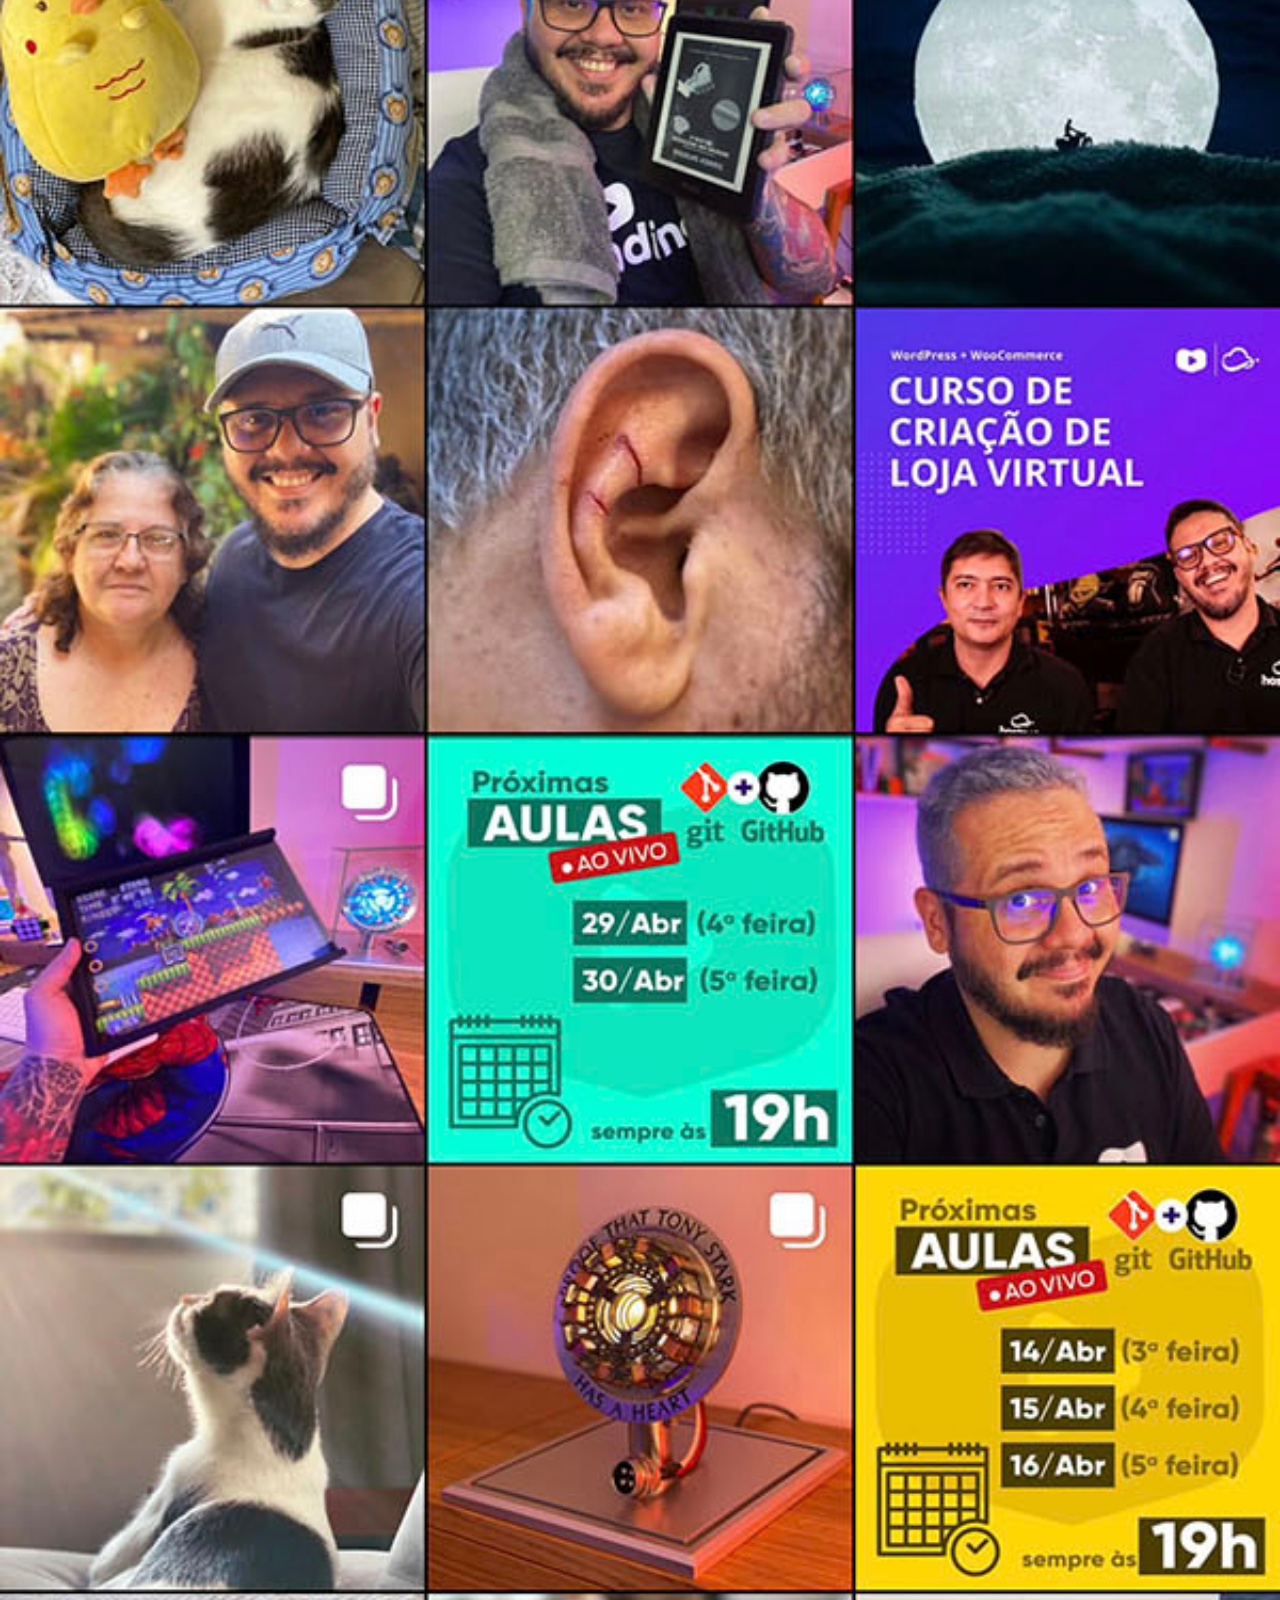
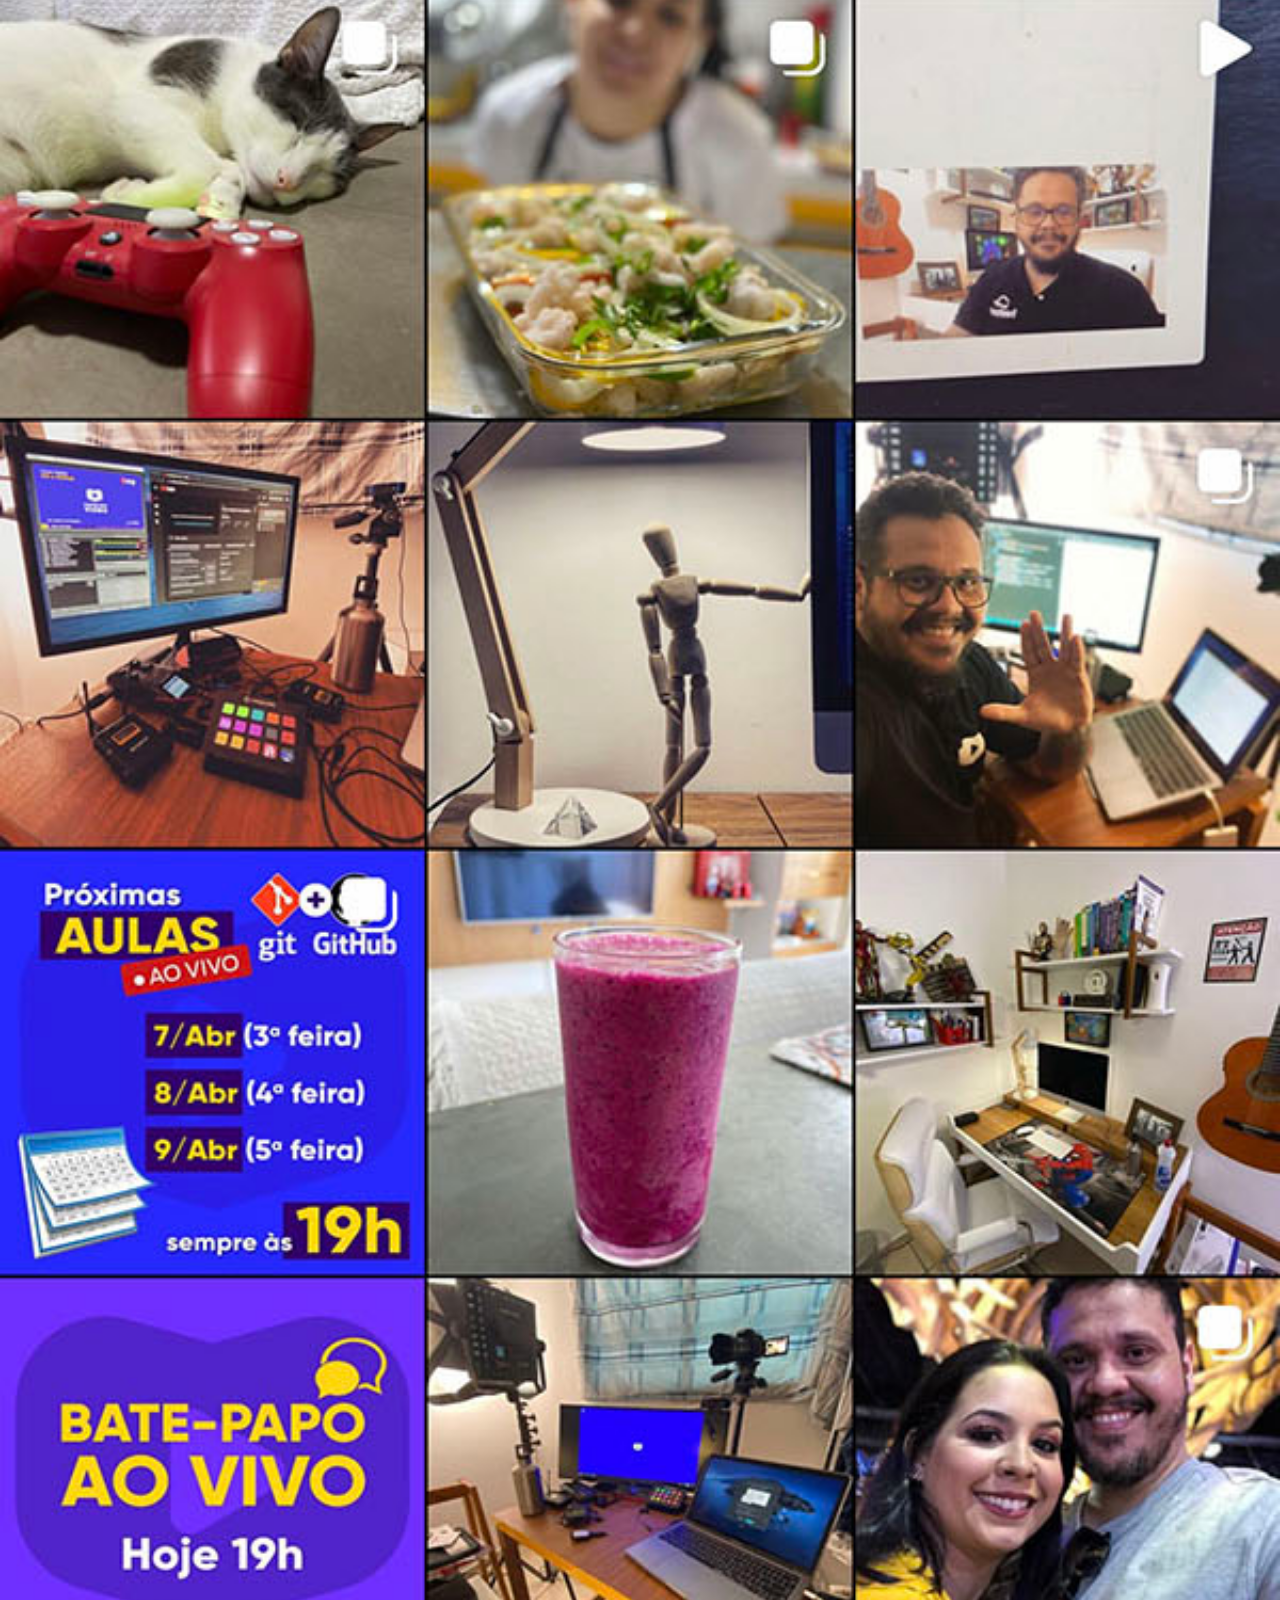
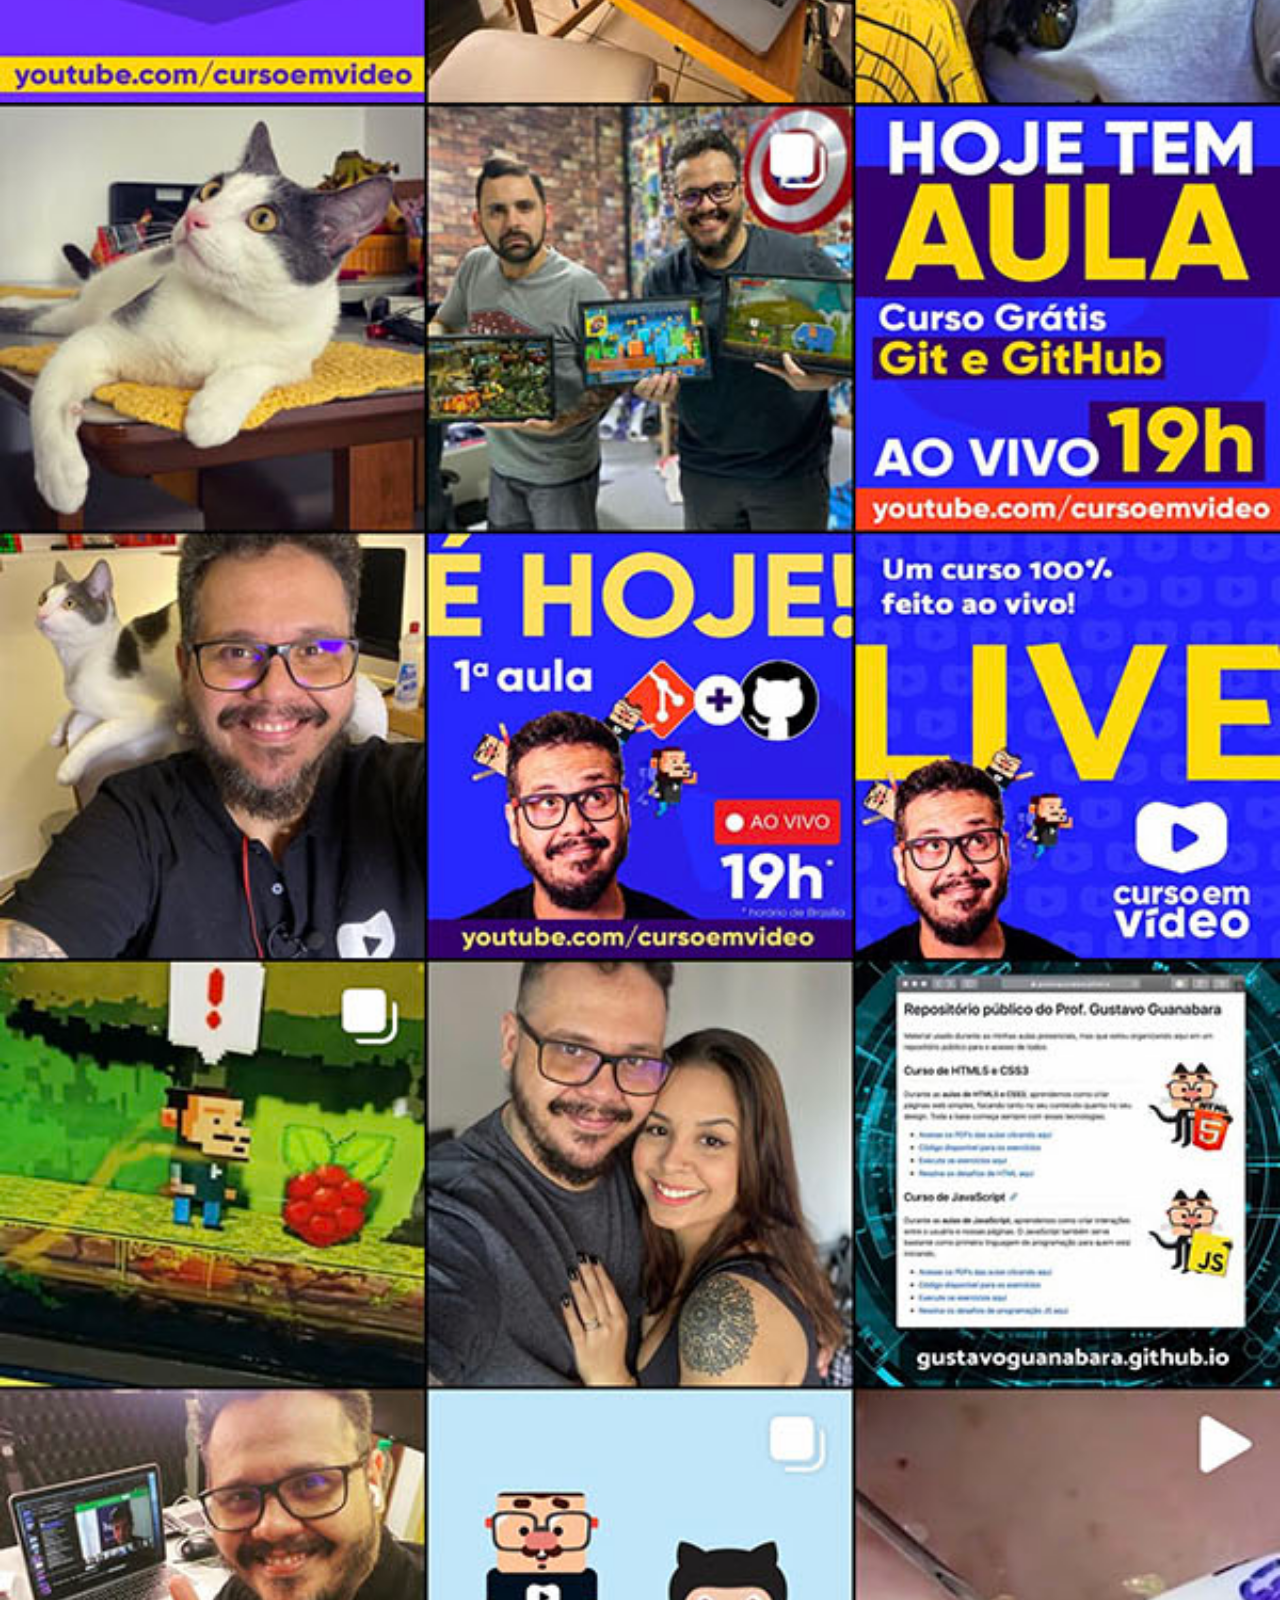
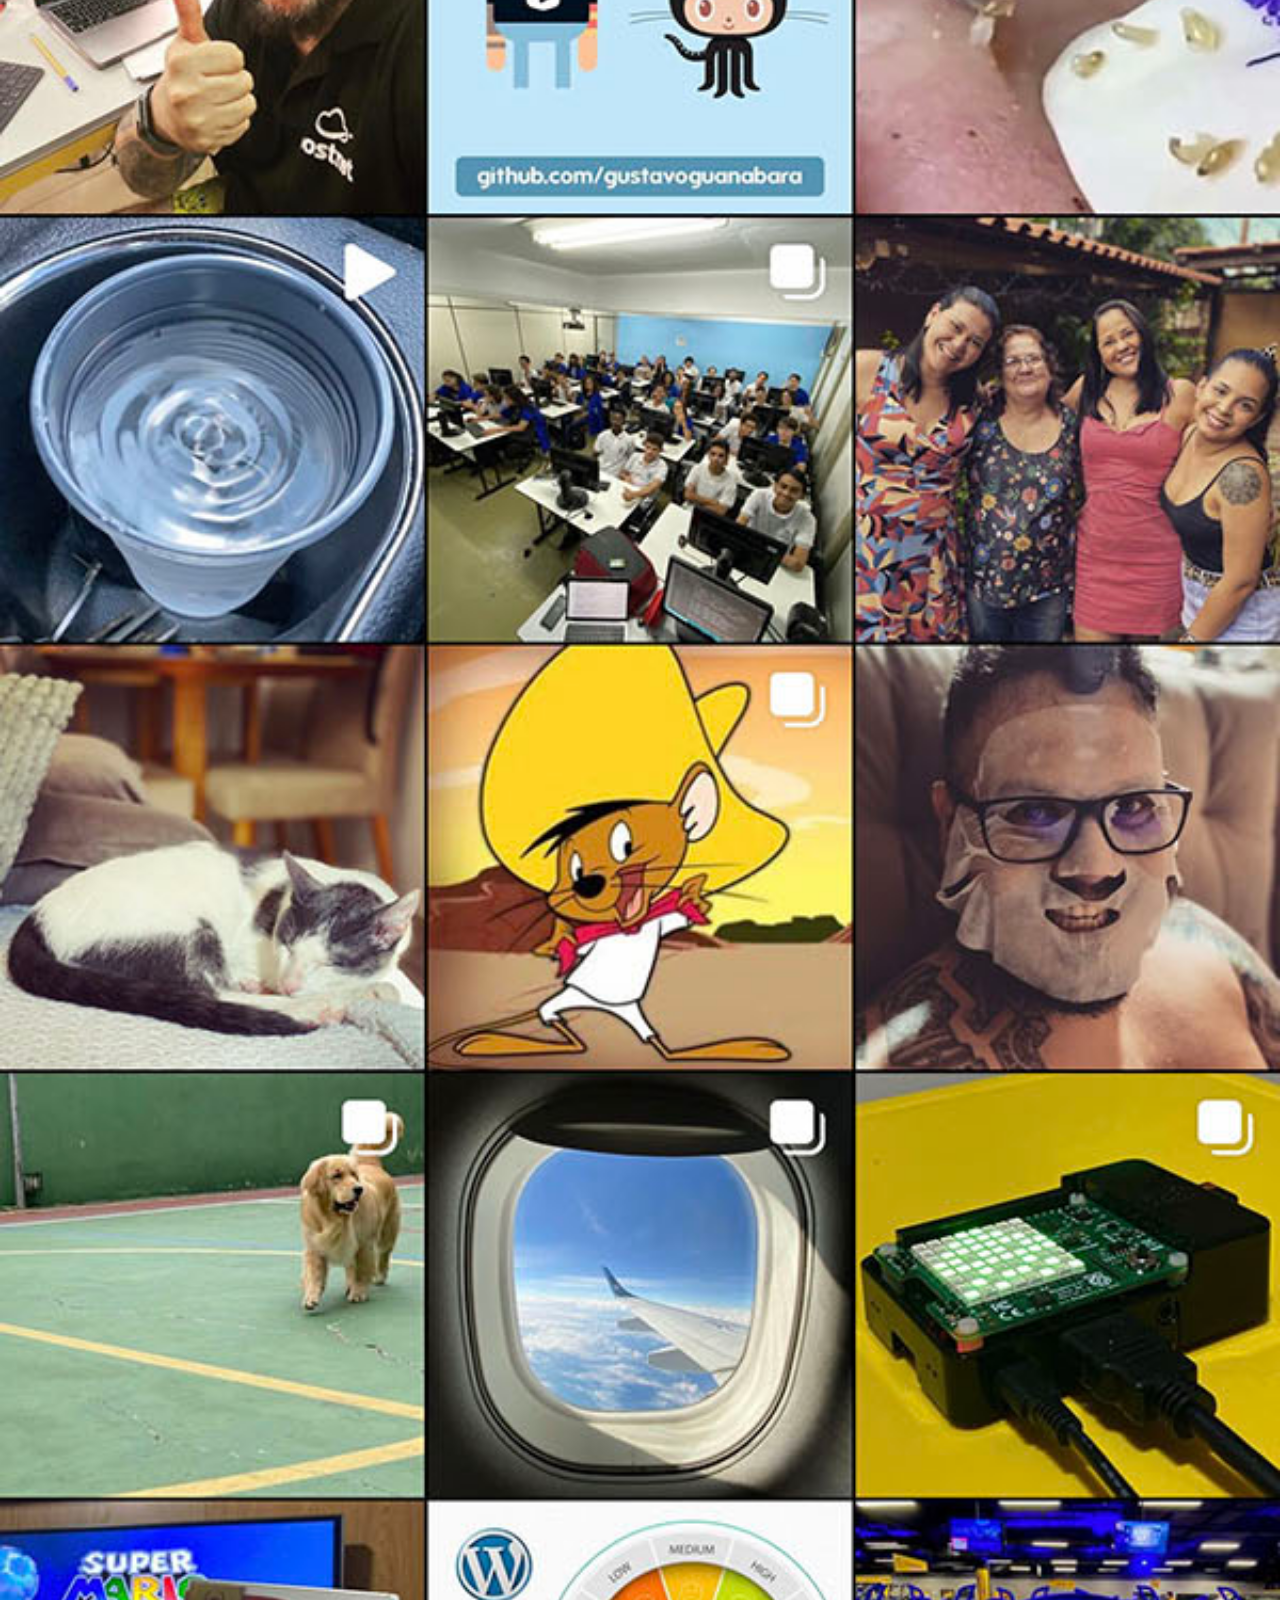
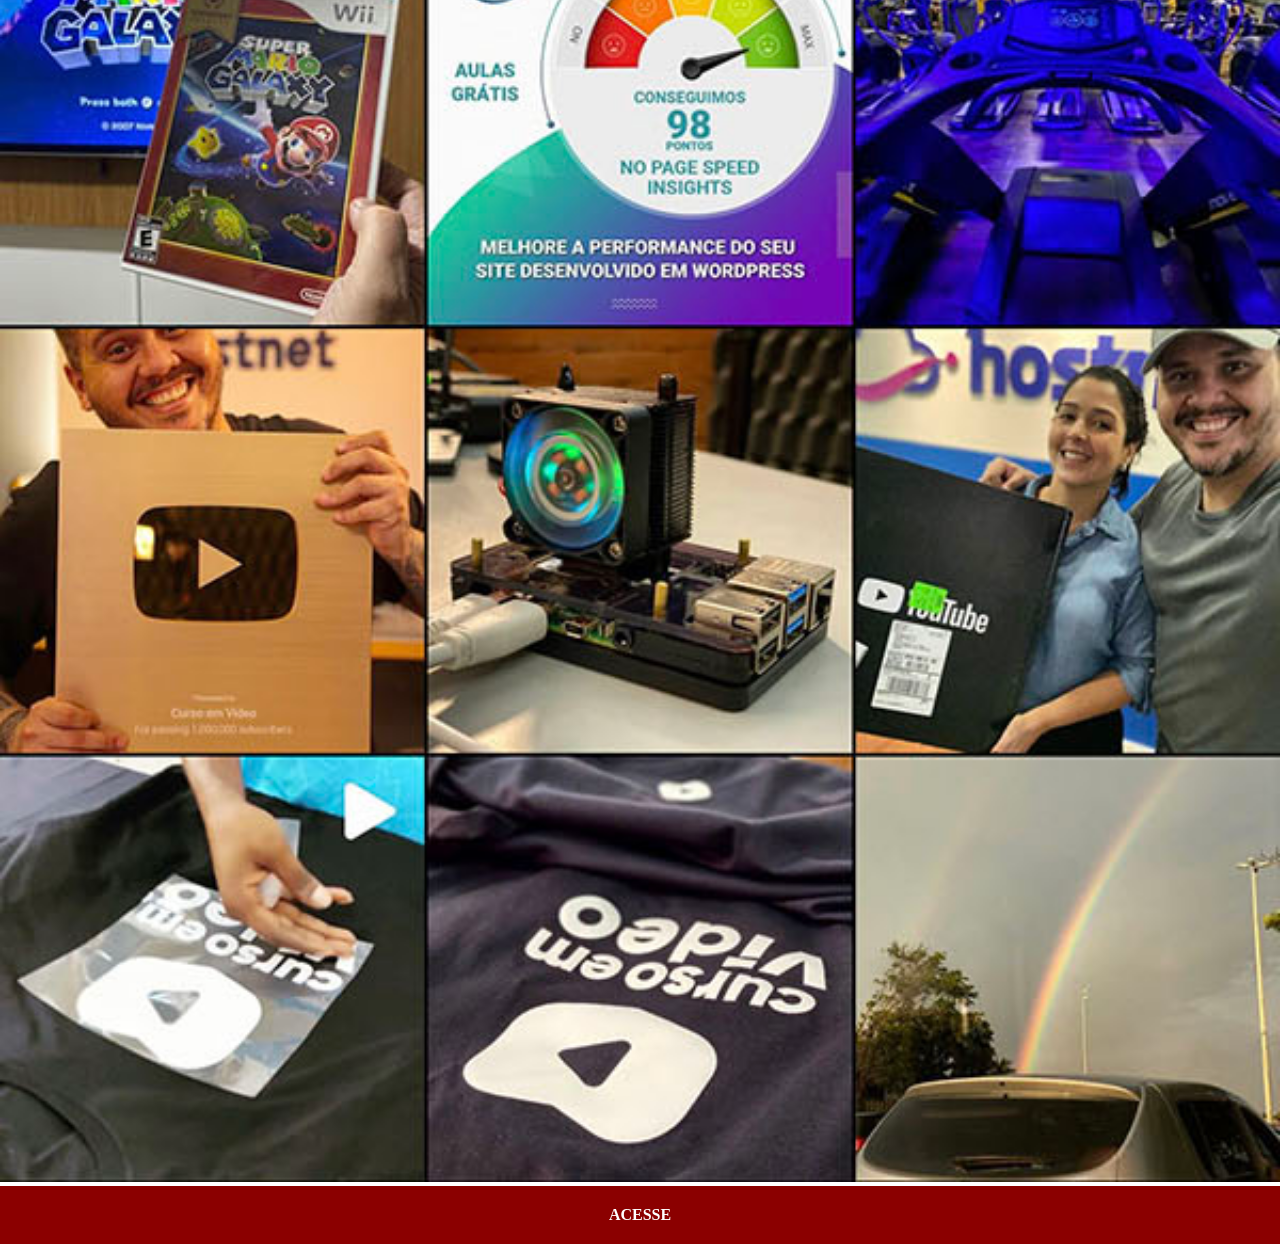
<file: instagram.html>
<!DOCTYPE html>
<html lang="pt-br">
<head>
    <meta charset="UTF-8">
    <meta name="viewport" content="width=device-width, initial-scale=1.0">
    <title>Instagram</title>
    <link rel="stylesheet" href="estilos/social.css">
    <style>
        * {
            margin: 0px;
            padding: 0px;
        }
    </style>
</head>
<body>
    <img src="imagens/tela-instagram.jpg" alt="Instagram">
    <a href="https://www.instagram.com/gustavoguanabara/" target="_blank">ACESSE</a>
</body>
</html>
</file>
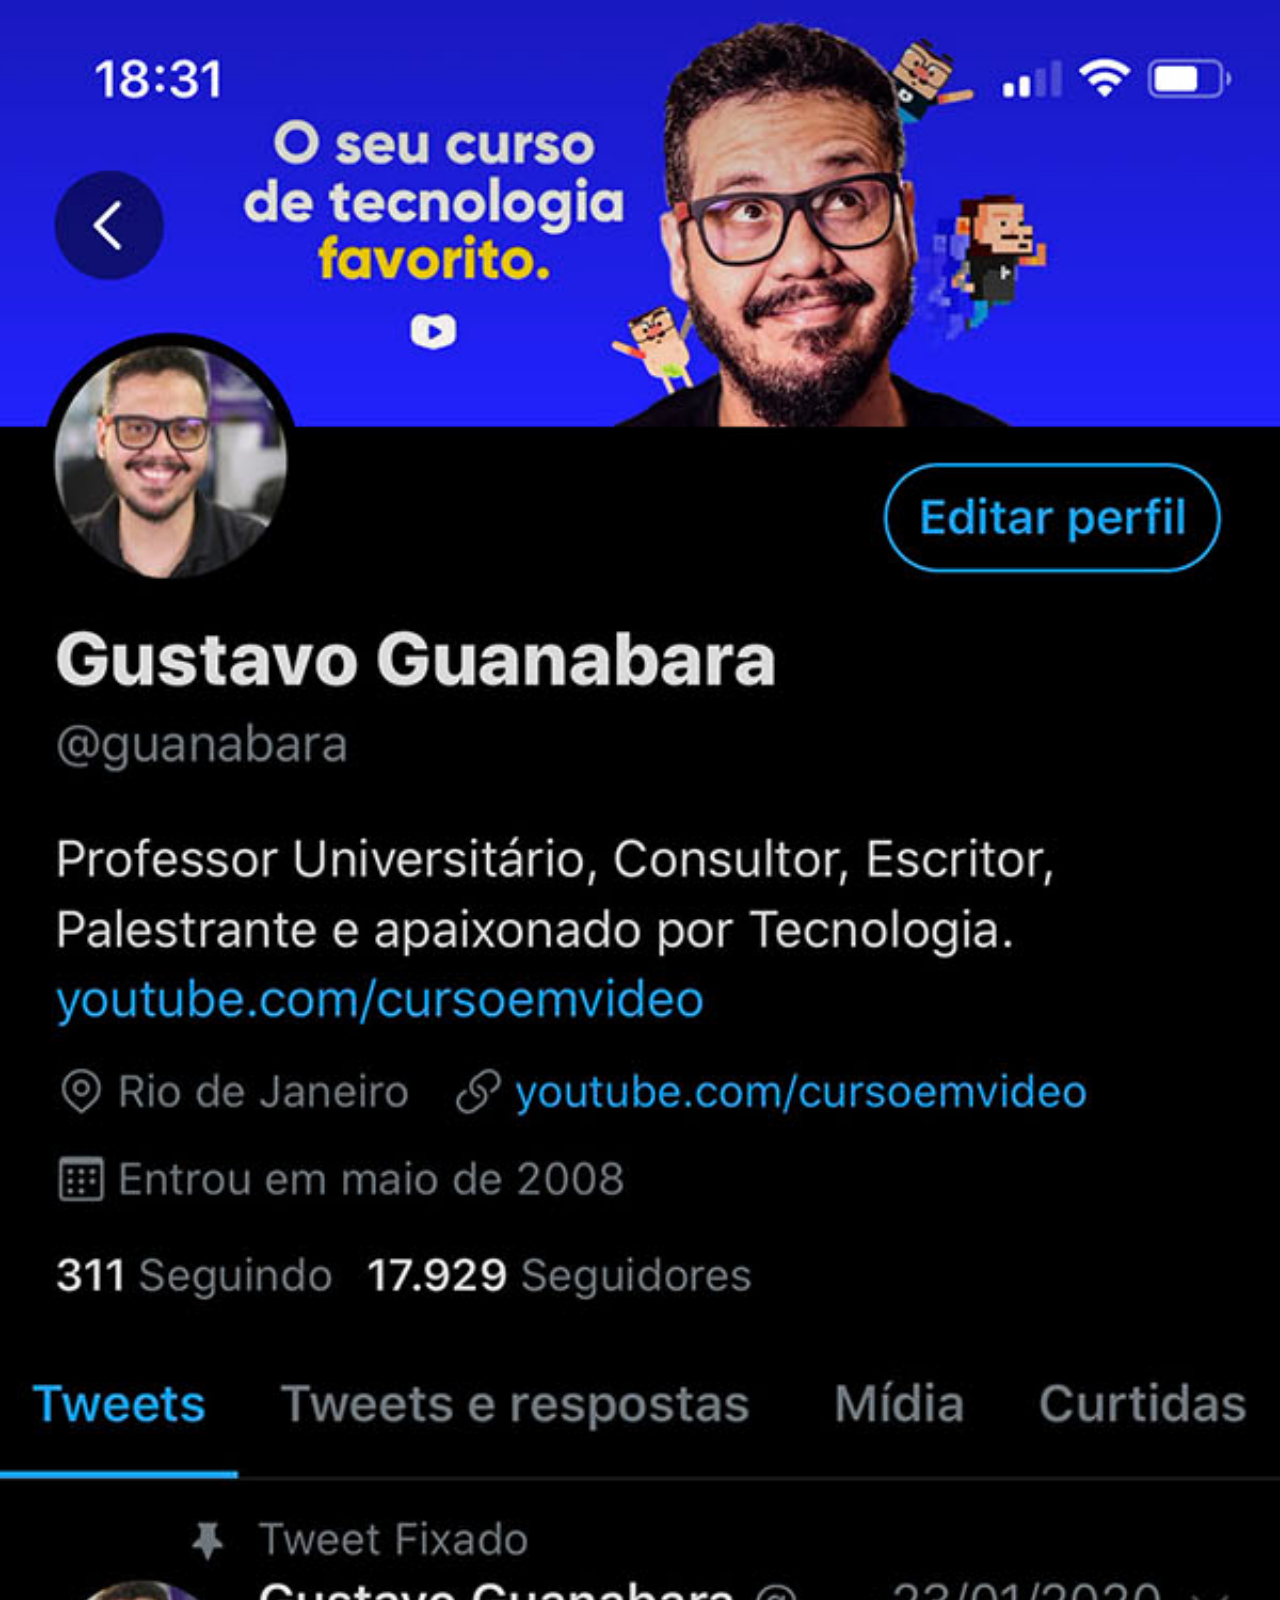
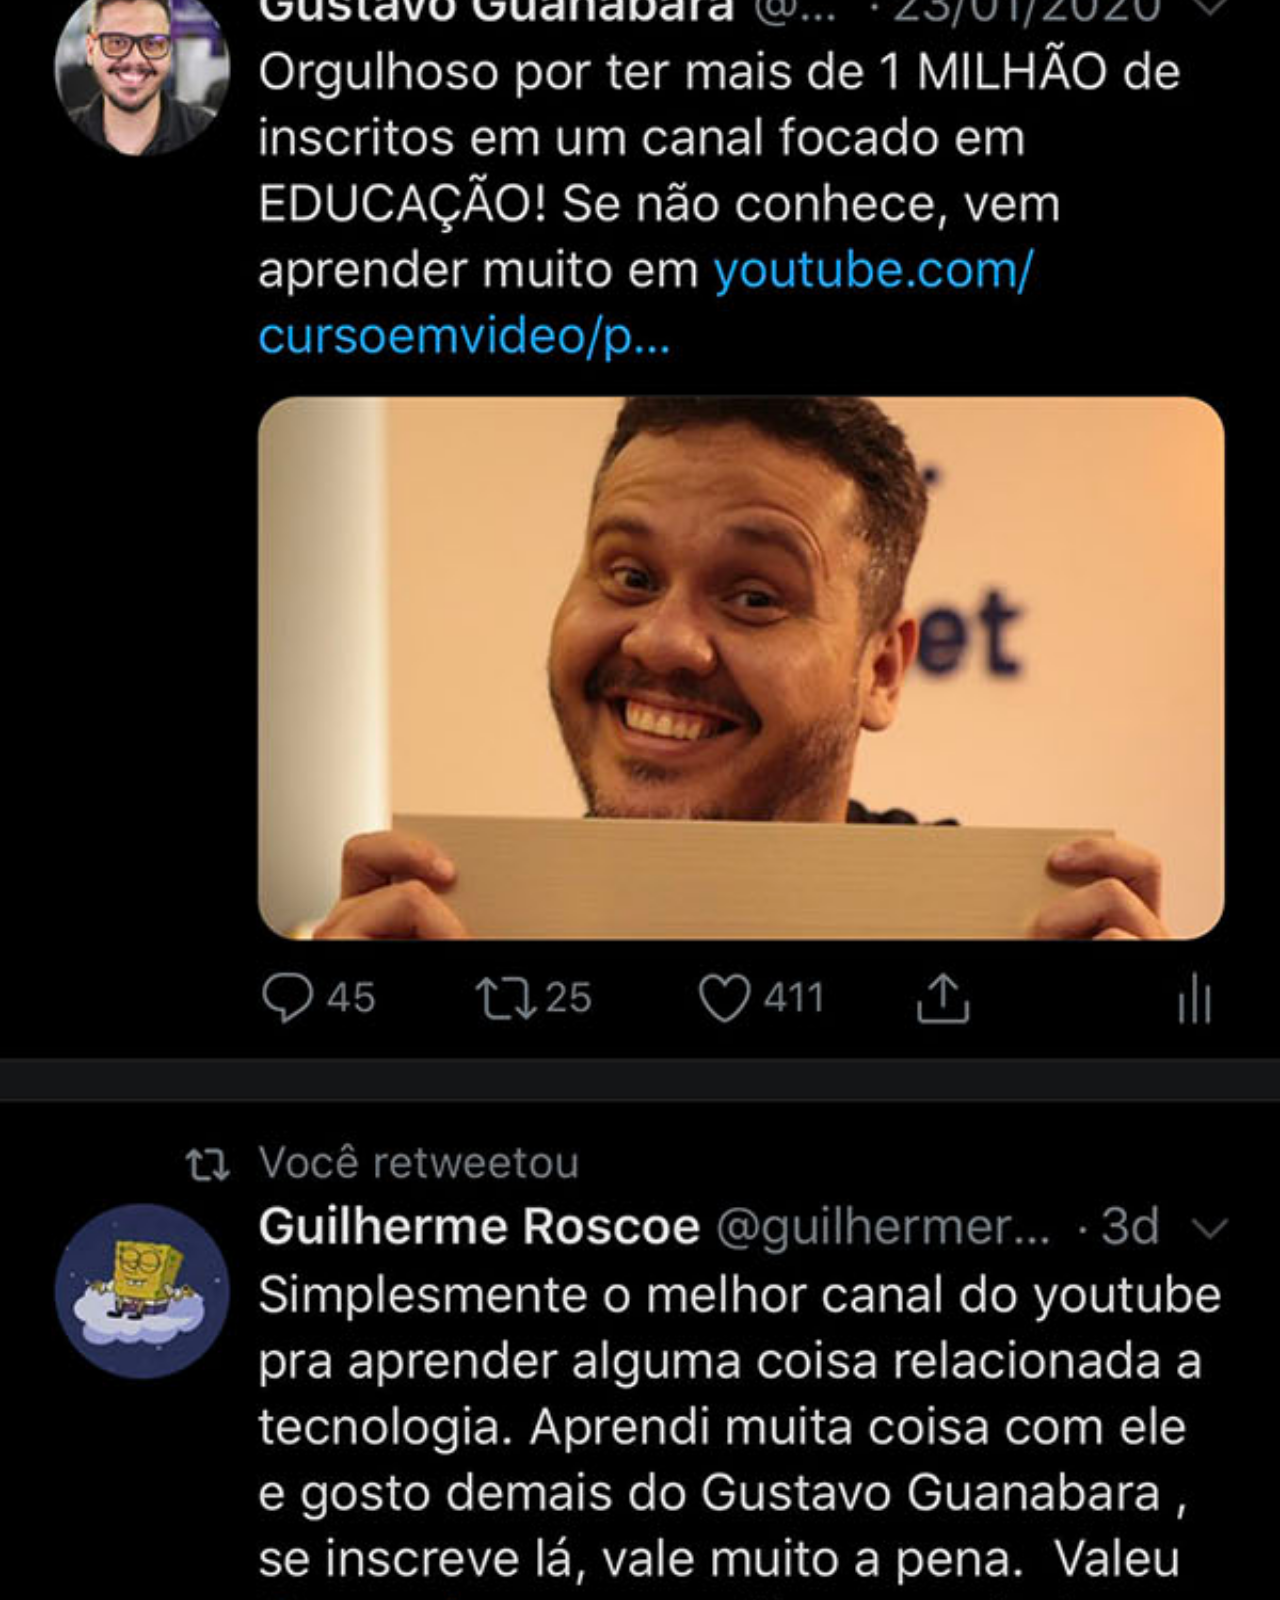
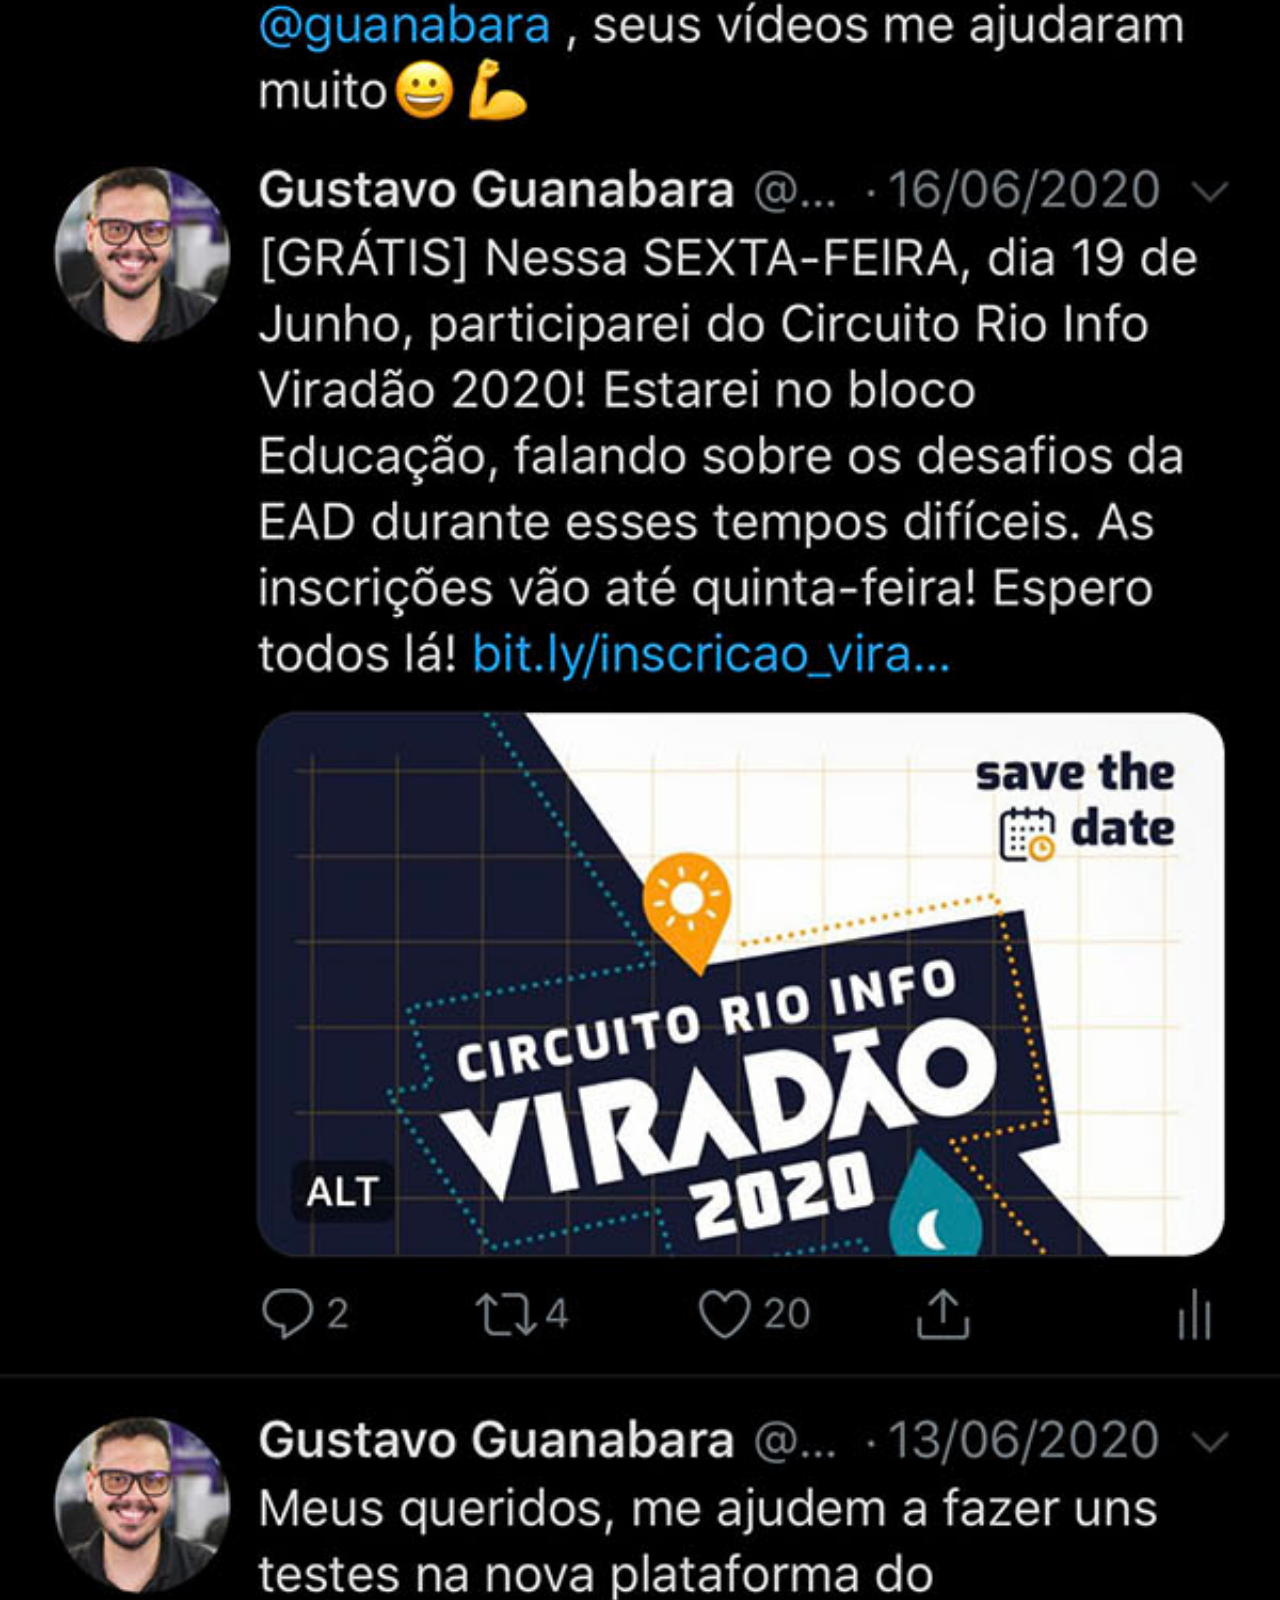
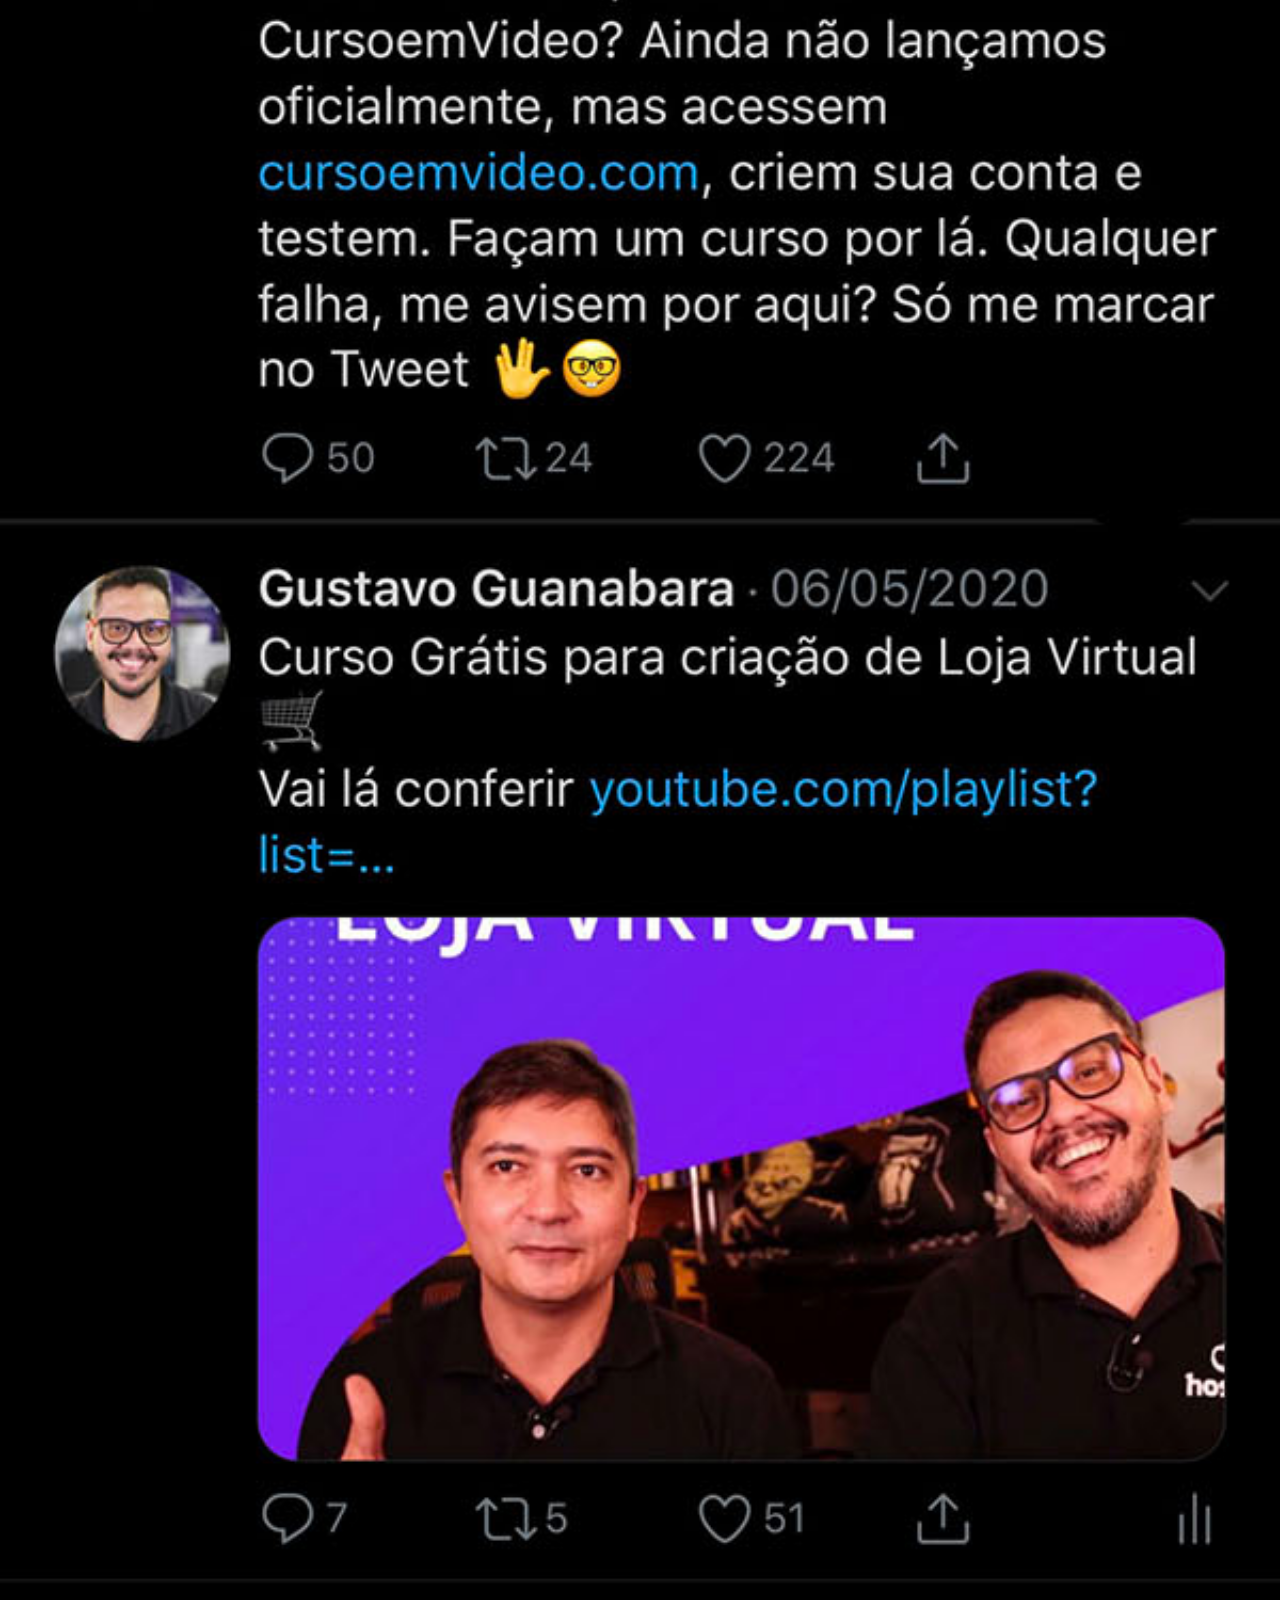
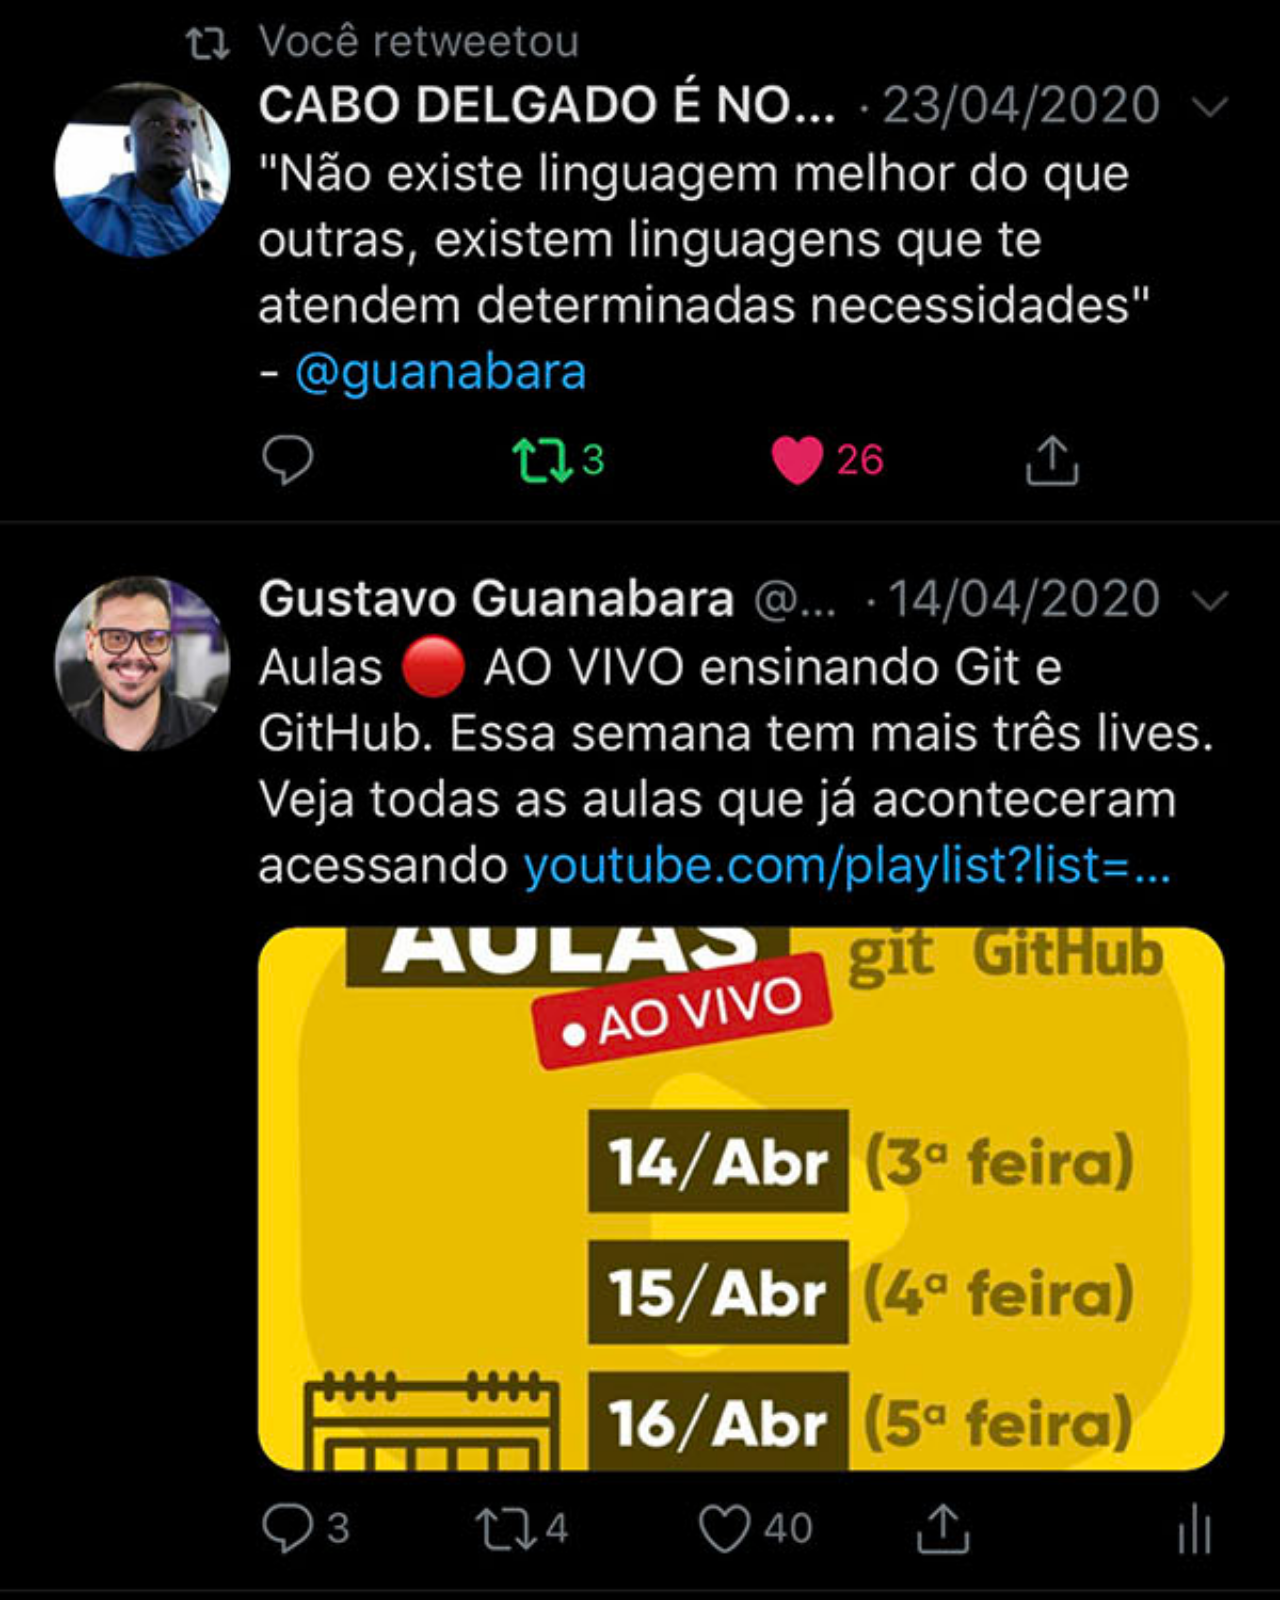
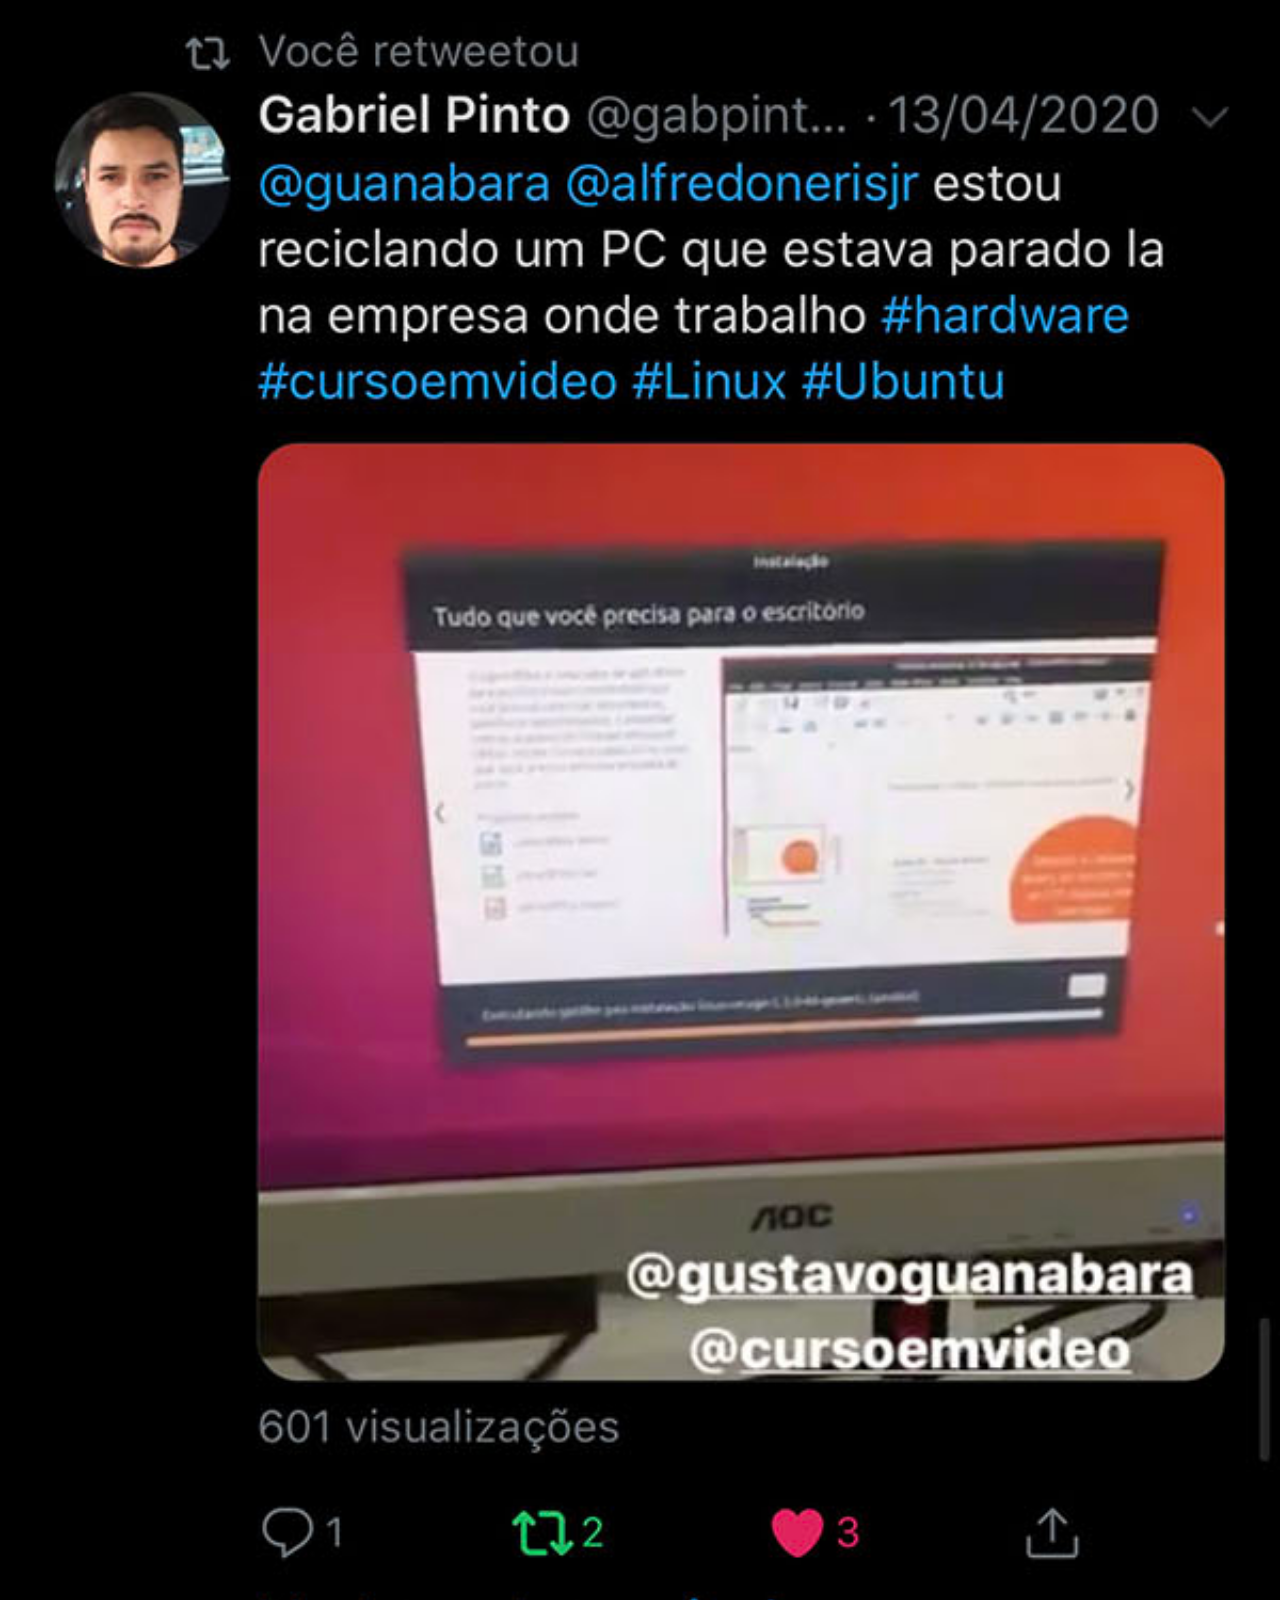
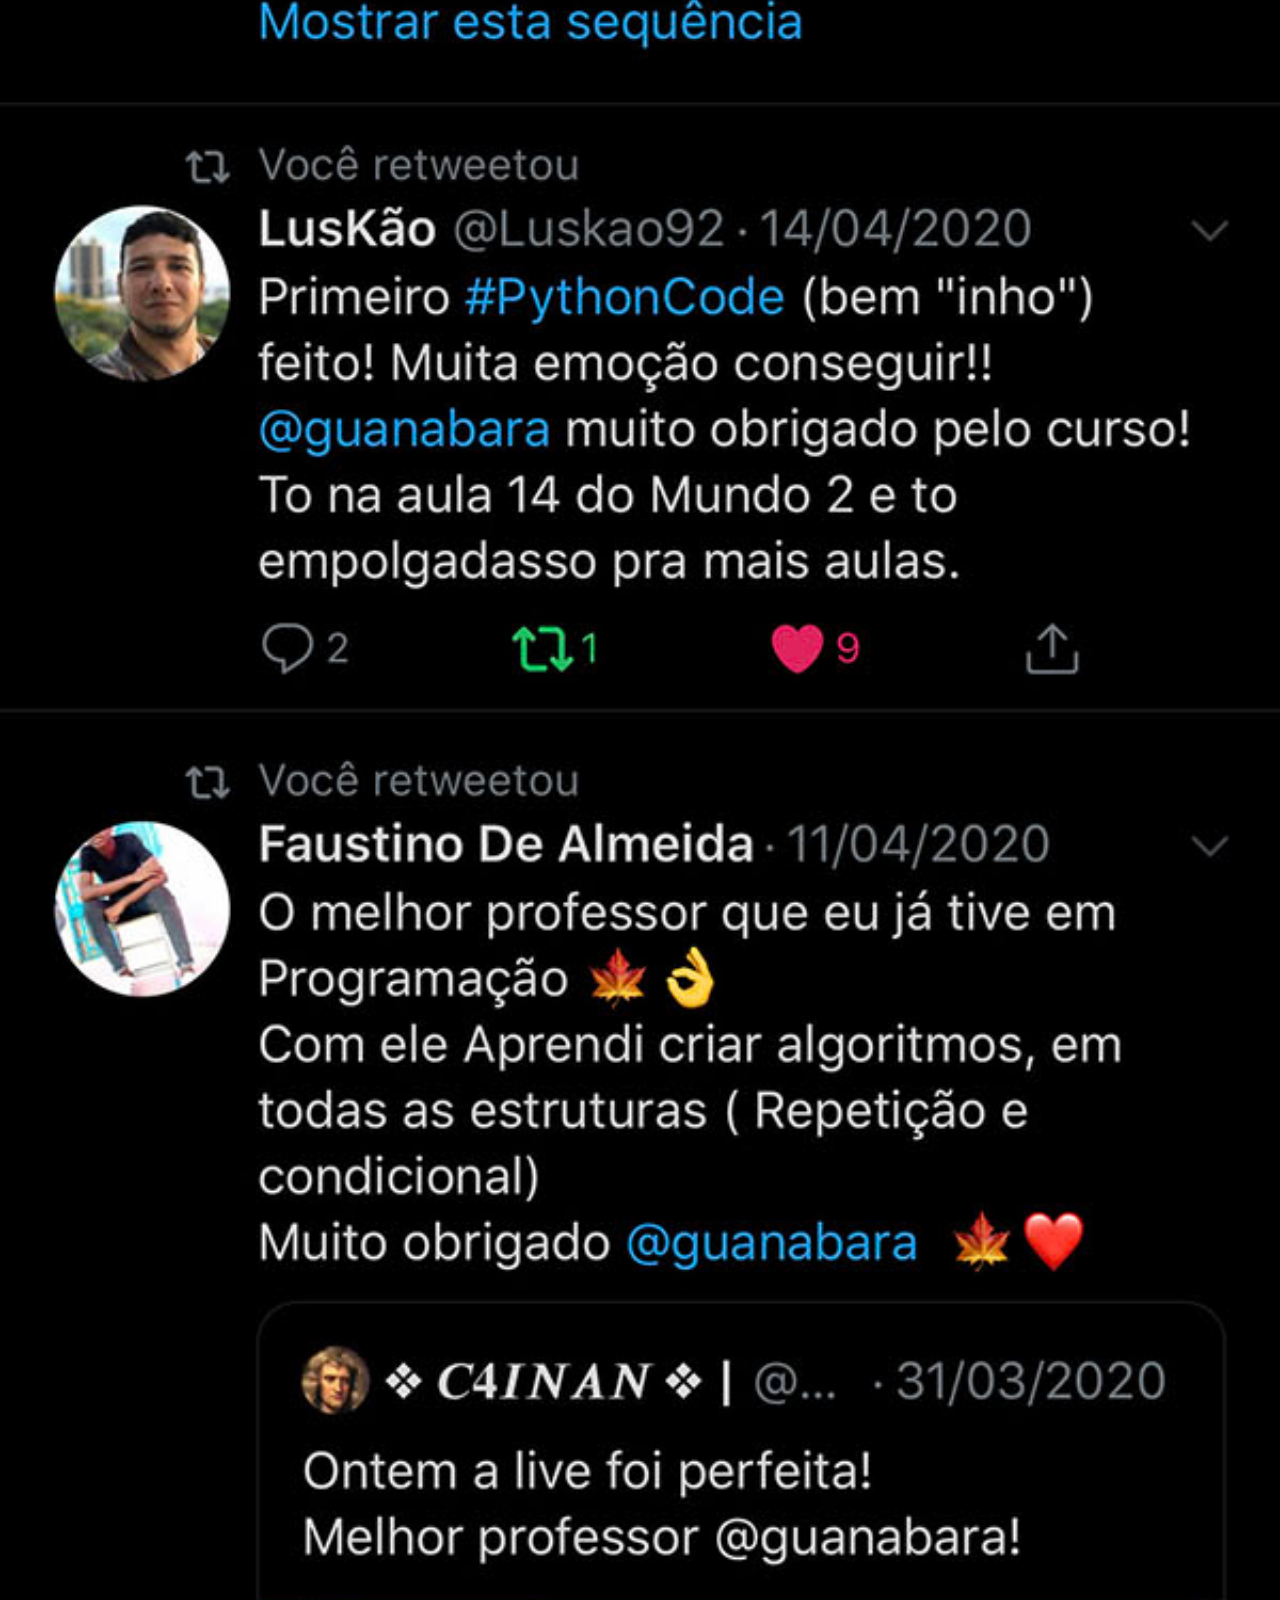
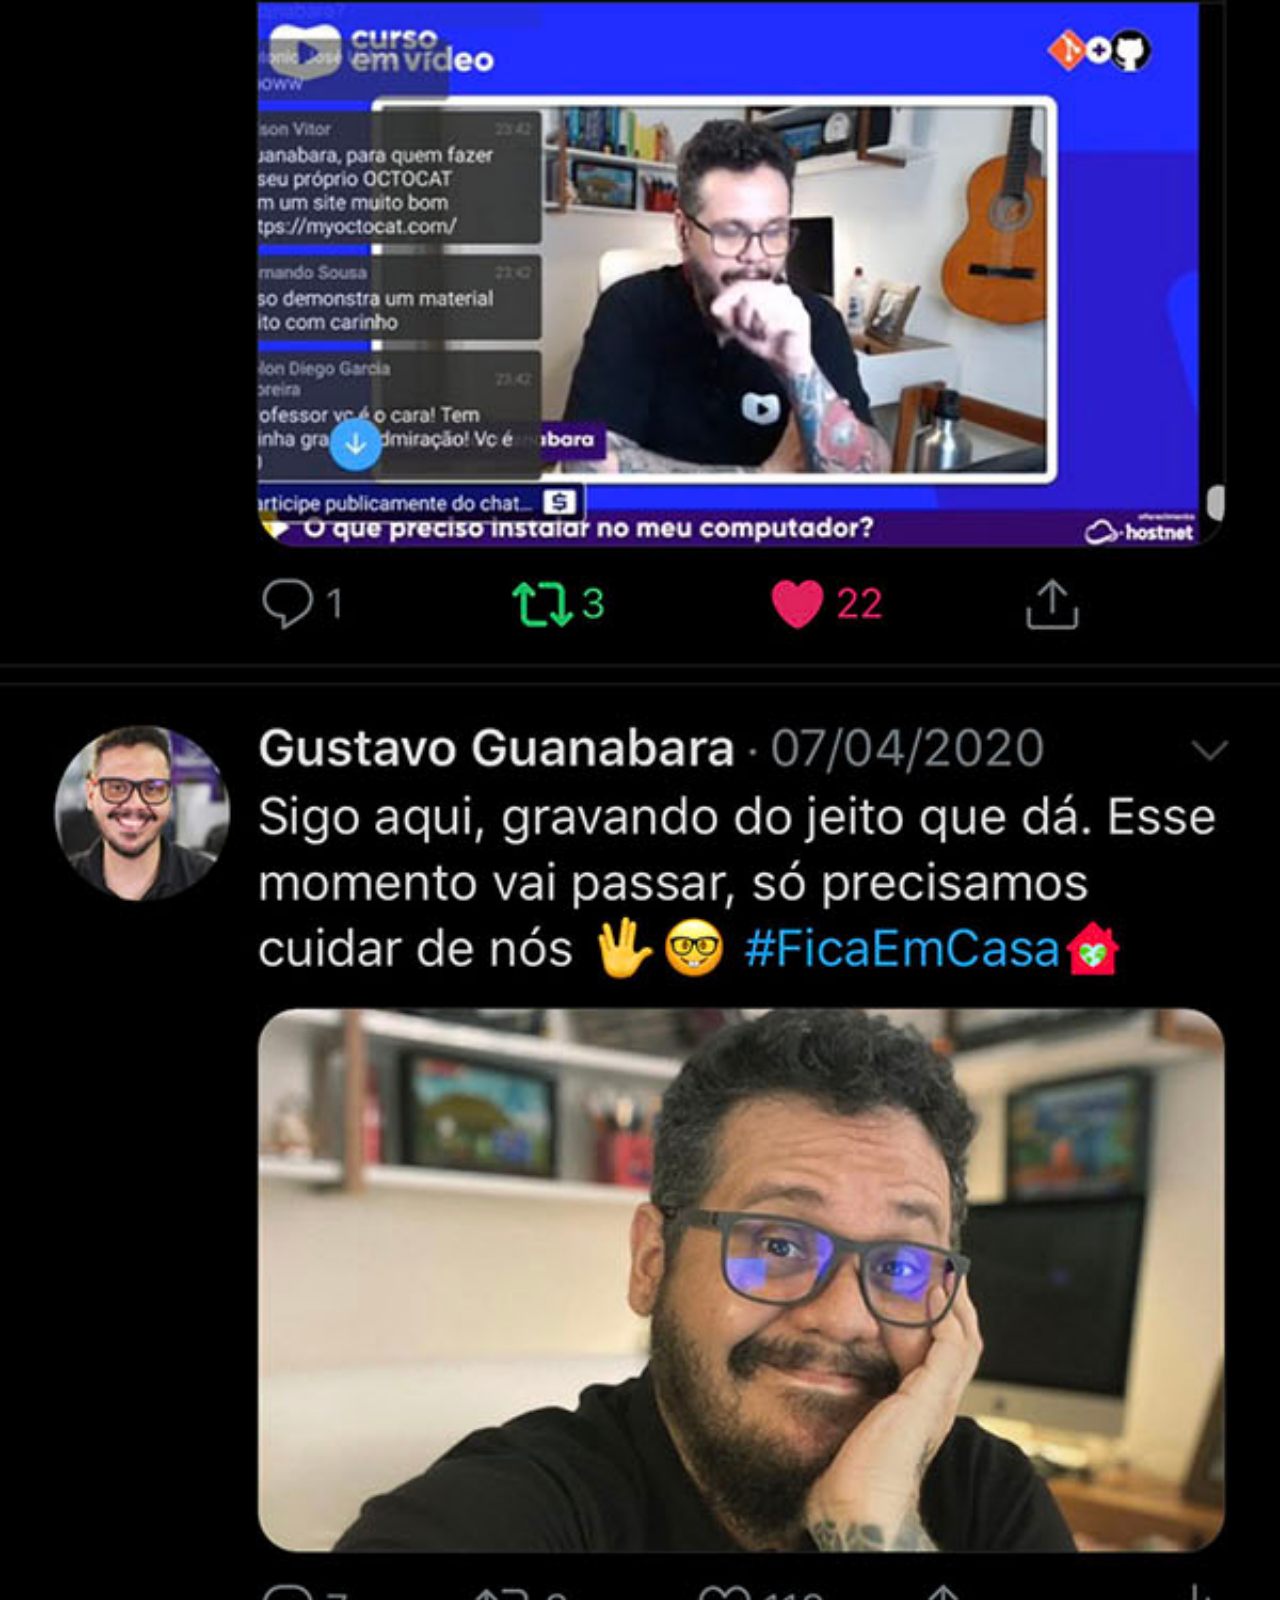
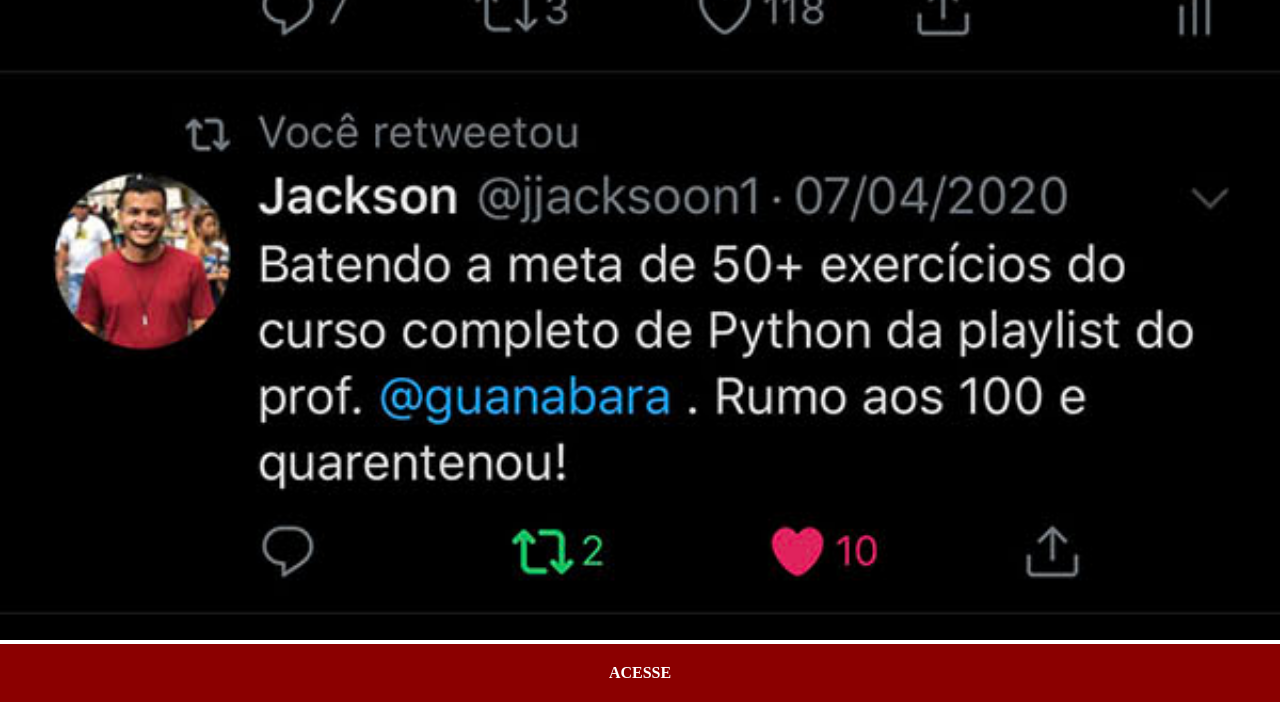
<file: twitter.html>
<!DOCTYPE html>
<html lang="pt-br">
<head>
    <meta charset="UTF-8">
    <meta name="viewport" content="width=device-width, initial-scale=1.0">
    <title>Twitter</title>
    <link rel="stylesheet" href="estilos/social.css">
    <style>
        * {
            padding: 0px;
            margin: 0px;
        }
    </style>
</head>
<body>
    <img src="imagens/tela-twitter.jpg" alt="Twitter">
    <a href="https://x.com/guanabara" target="_blank">ACESSE</a>
</body>
</html>
</file>
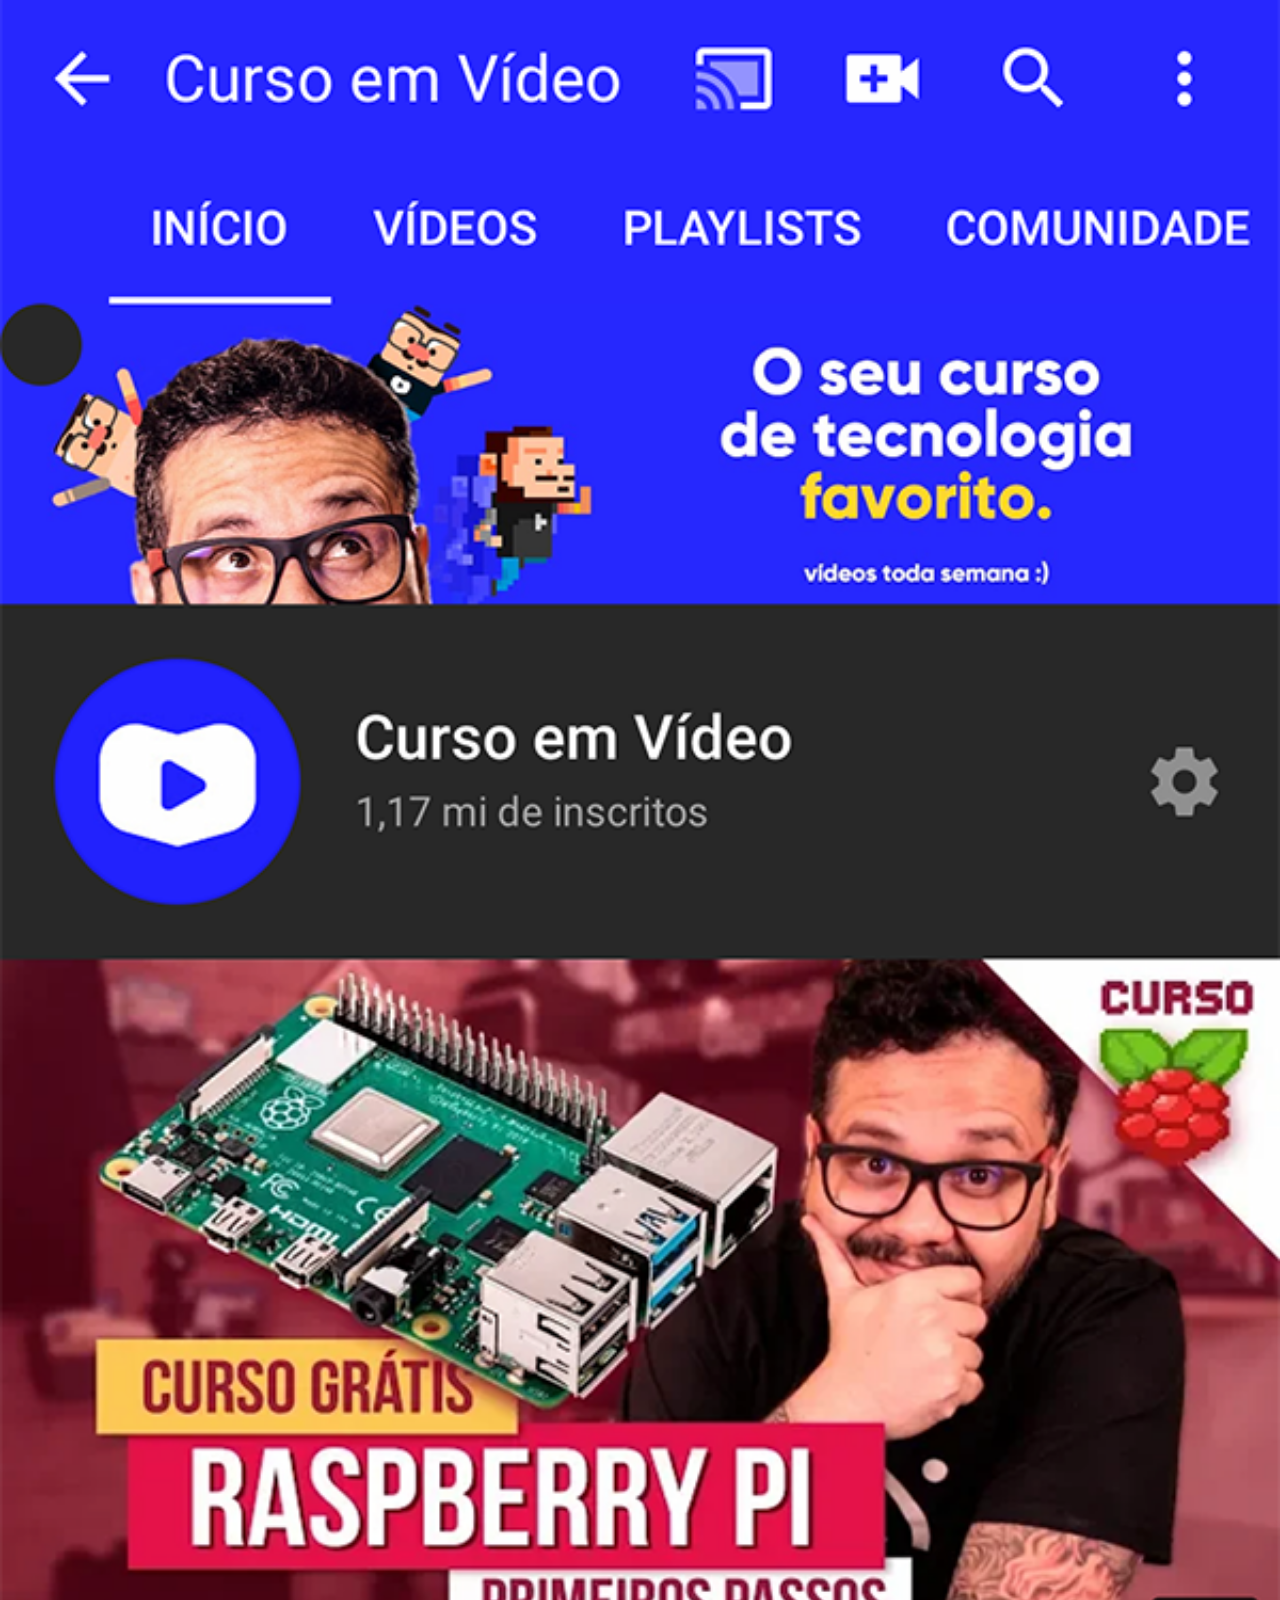
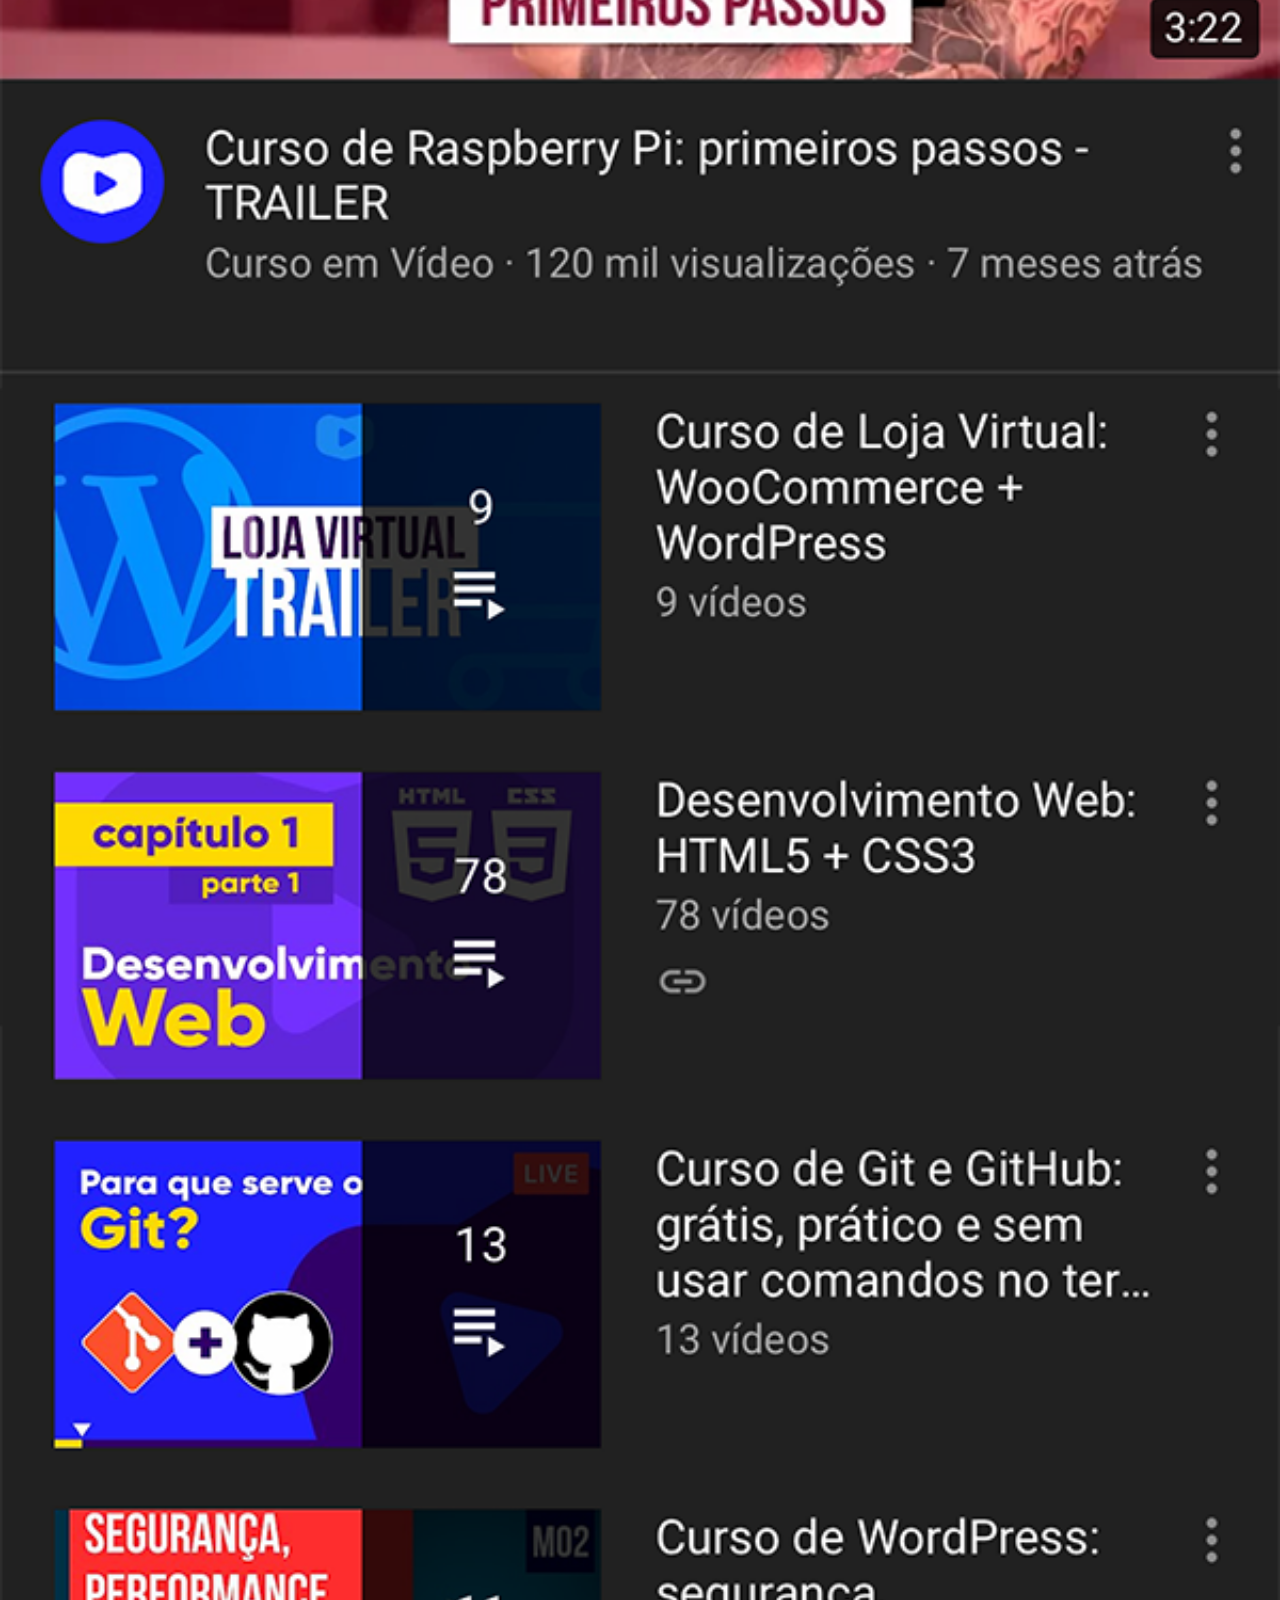
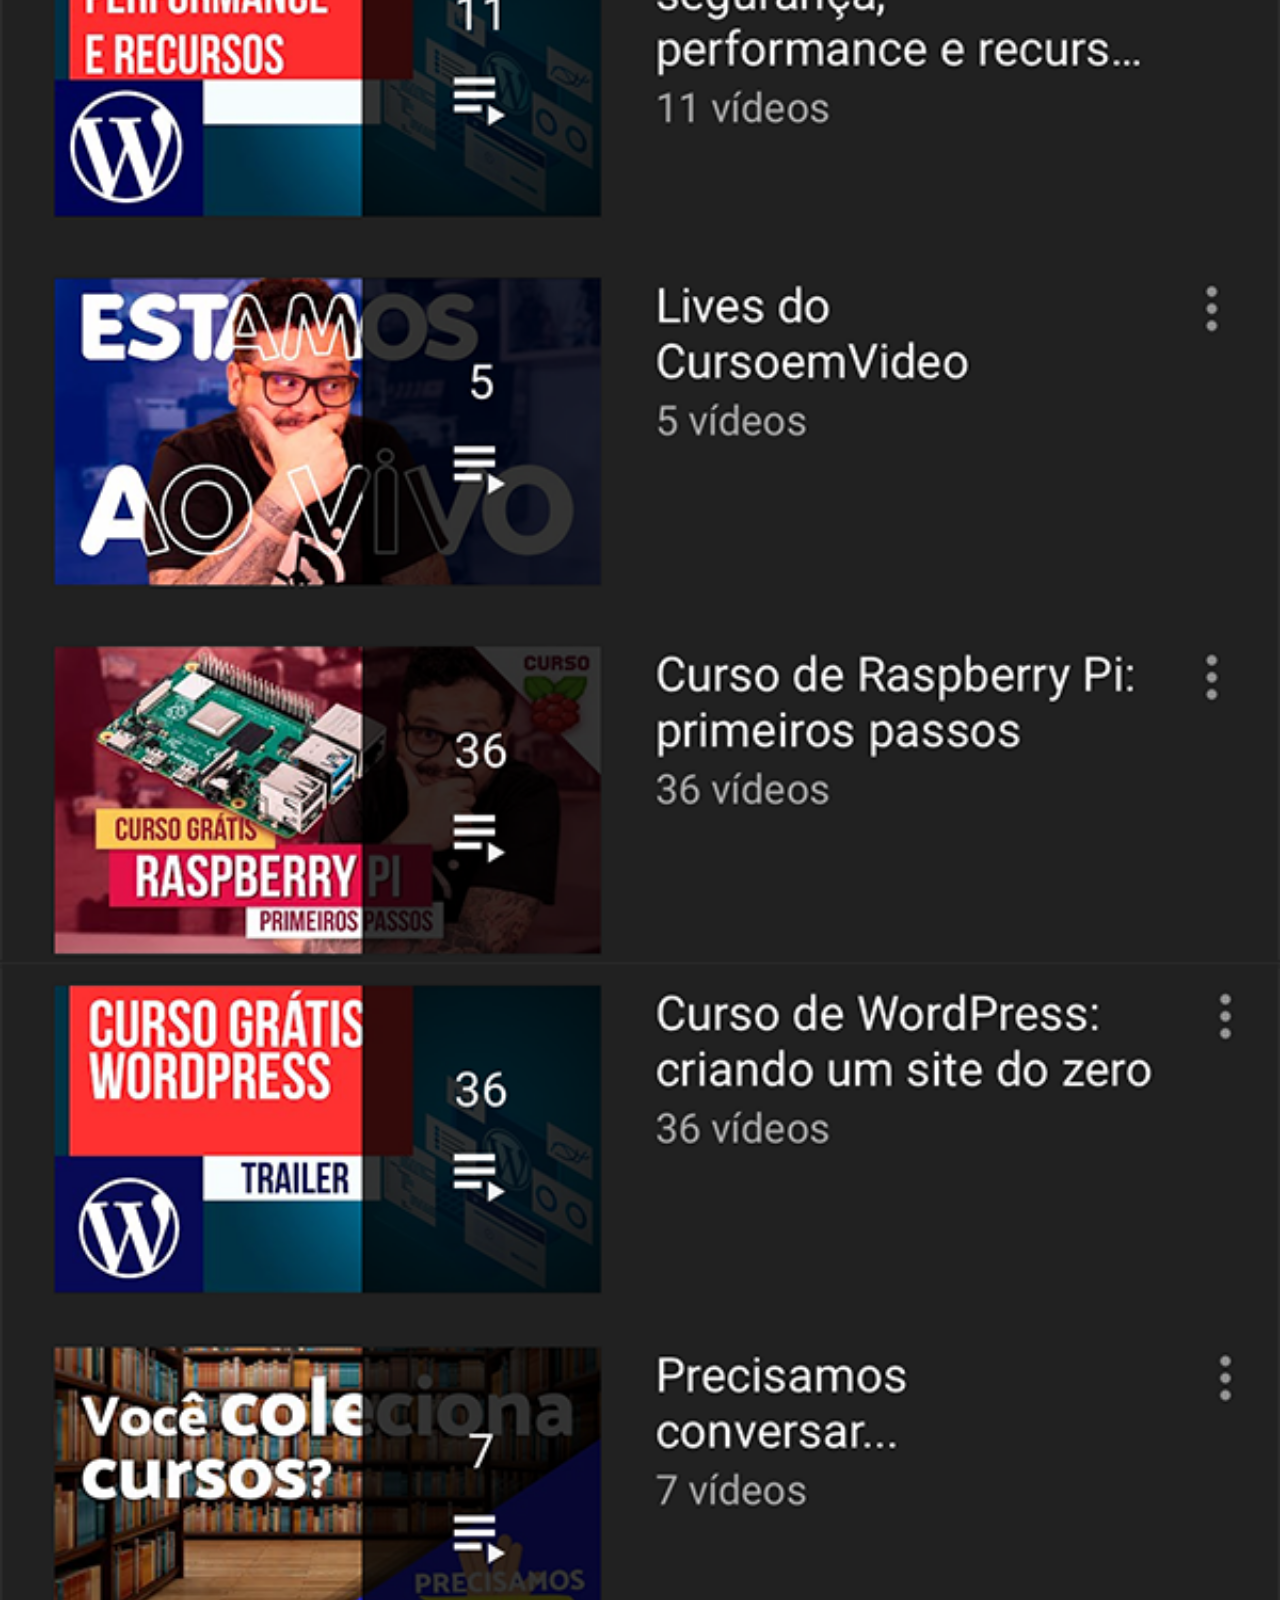
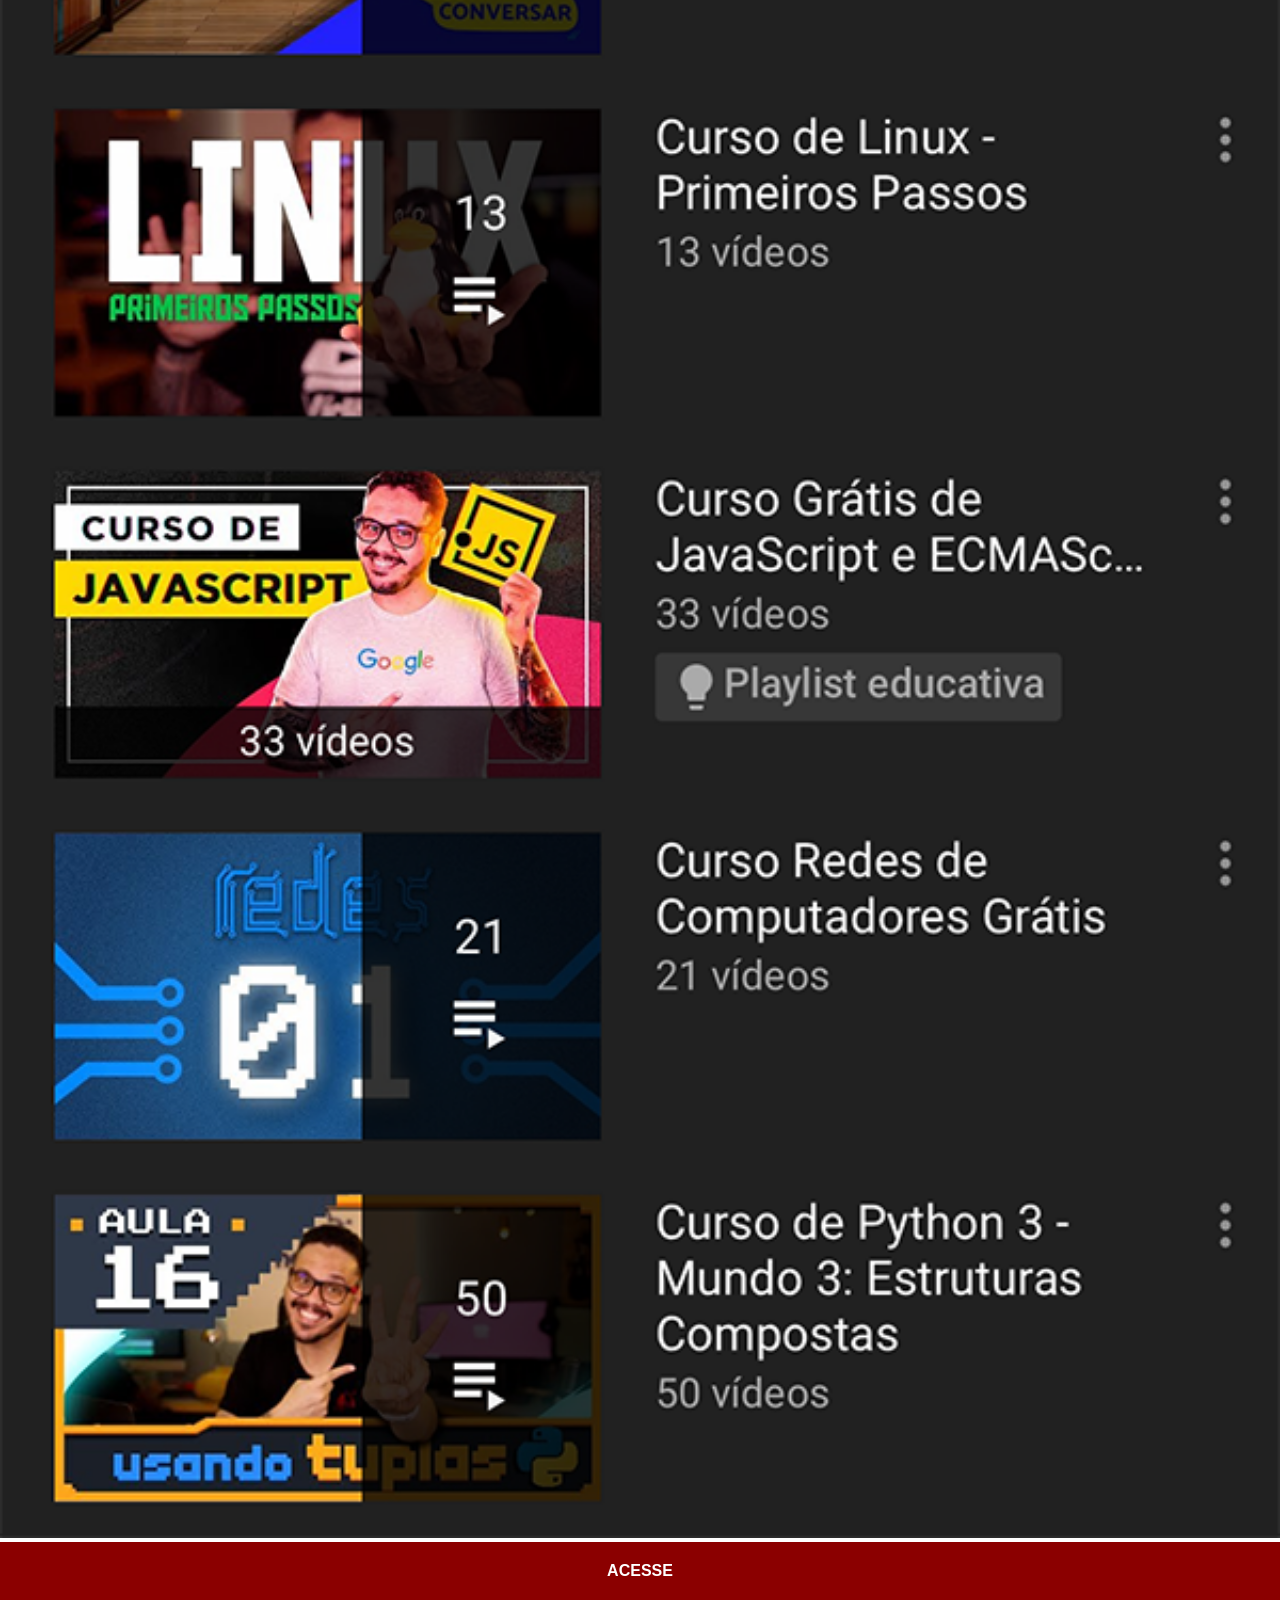
<file: youtube.html>
<!DOCTYPE html>
<html lang="pt-br">
<head>
    <meta charset="UTF-8">
    <meta name="viewport" content="width=device-width, initial-scale=1.0">
    <title>YouTube</title>
    <link rel="stylesheet" href="estilos/social.css">
    <style>
        * {
            margin: 0px;
            padding: 0px;
            font-family: Arial, Helvetica, sans-serif;
        }
    </style>
</head>
<body>
    <img src="imagens/tela-youtube.png" alt="YouTube">
    <a href="https://www.youtube.com/@cursoemvideo/playlists" target="_blank">ACESSE</a>
</body>
</html>
</file>
<file: estilos/style.css>
@charset "UTF-8";

* {
    margin: 0px;
    padding: 0px;
    font-family: Arial, Helvetica, sans-serif;
}

html, body {
    height: 100vh;
    width: 100vw;
    background-color: black;
}

body {
    background: url('../imagens/fundo-madeira.jpg') no-repeat top center;
    background-size: cover;
    background-attachment: fixed;
}

main {
    position: relative;
    height: 100vh;
}

section#telefone {
    position: absolute;
    top: 50%;
    left: 50%;
    transform: translate(-50%, -50%);
    height: 627px;
    width: 311px;
    background: url('../imagens/frame-iphone.png') no-repeat;
}

iframe#tela {
    position: relative;
    top: 80px;
    left: 22px;
    width: 267px;
    height: 471px;
}

section#redes-sociais {
    text-align: right;
}

section#redes-sociais img {
    width: 50px;
    margin: 10px;
    border-radius: 50%;
    box-shadow: 2px 2px 5px rgba(0, 0, 0, 0.400);
    box-sizing: border-box;
}

section#redes-sociais img:hover {
    border: 2px solid rgba(255, 255, 255, 0.637);
    transform: translate(-3px, -3px);
    box-shadow: 5px 5px 10px rgba(0, 0, 0, 0.623);
    transition: transform .3s, border .5s;
}
</file>
<file: estilos/social.css>
@charset "utf-8";

<style>
        * {
            margin: 0px;
            padding: 0px;
            font-family: Arial, Helvetica, sans-serif;
        }

        ::-webkit-scrollbar {
            width: 0px;
            height: 0px;
        }

        img {
            width: 100vw;
        }

        a {
            display: block;
            background-color: darkred;
            color: white;
            padding: 20px;
            text-align: center;
            font-weight: bolder;
            text-decoration: none;
        }

        a:hover {
            background-color: red;
        }
</style>
</file>
